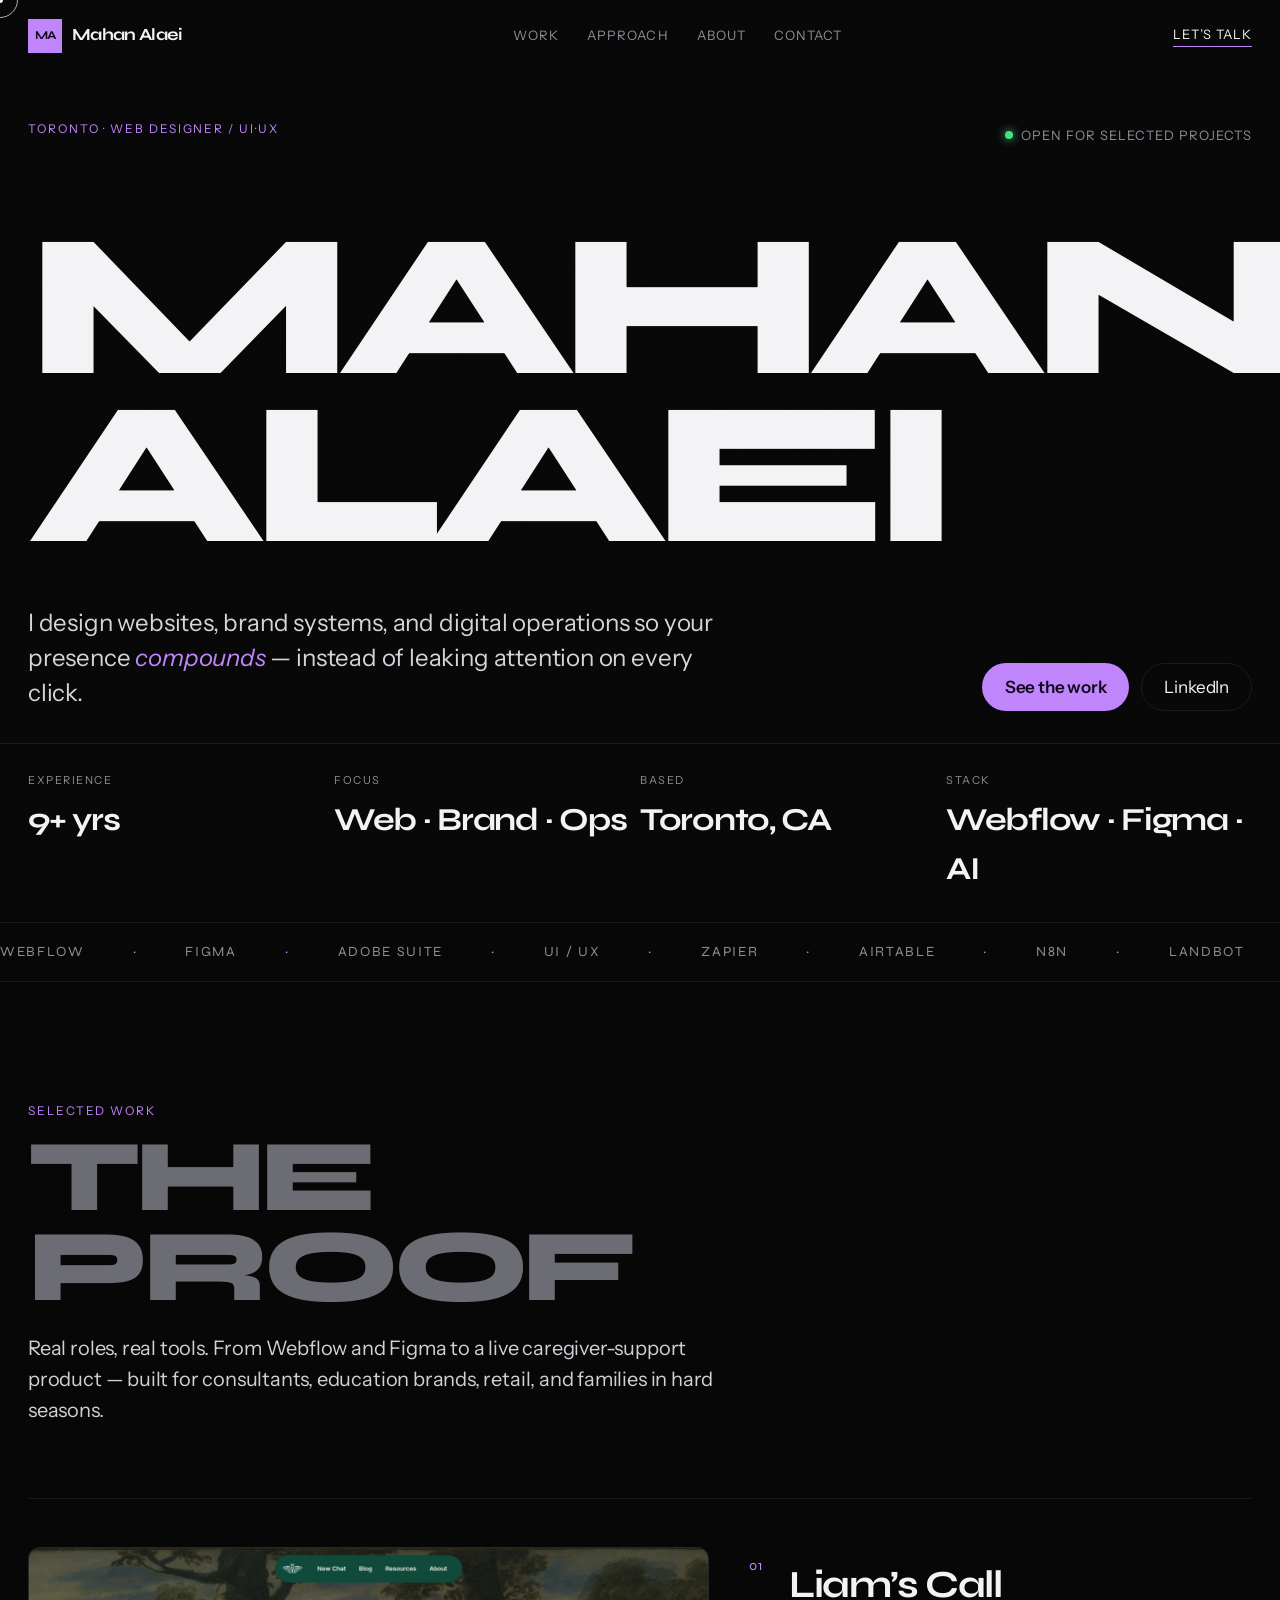
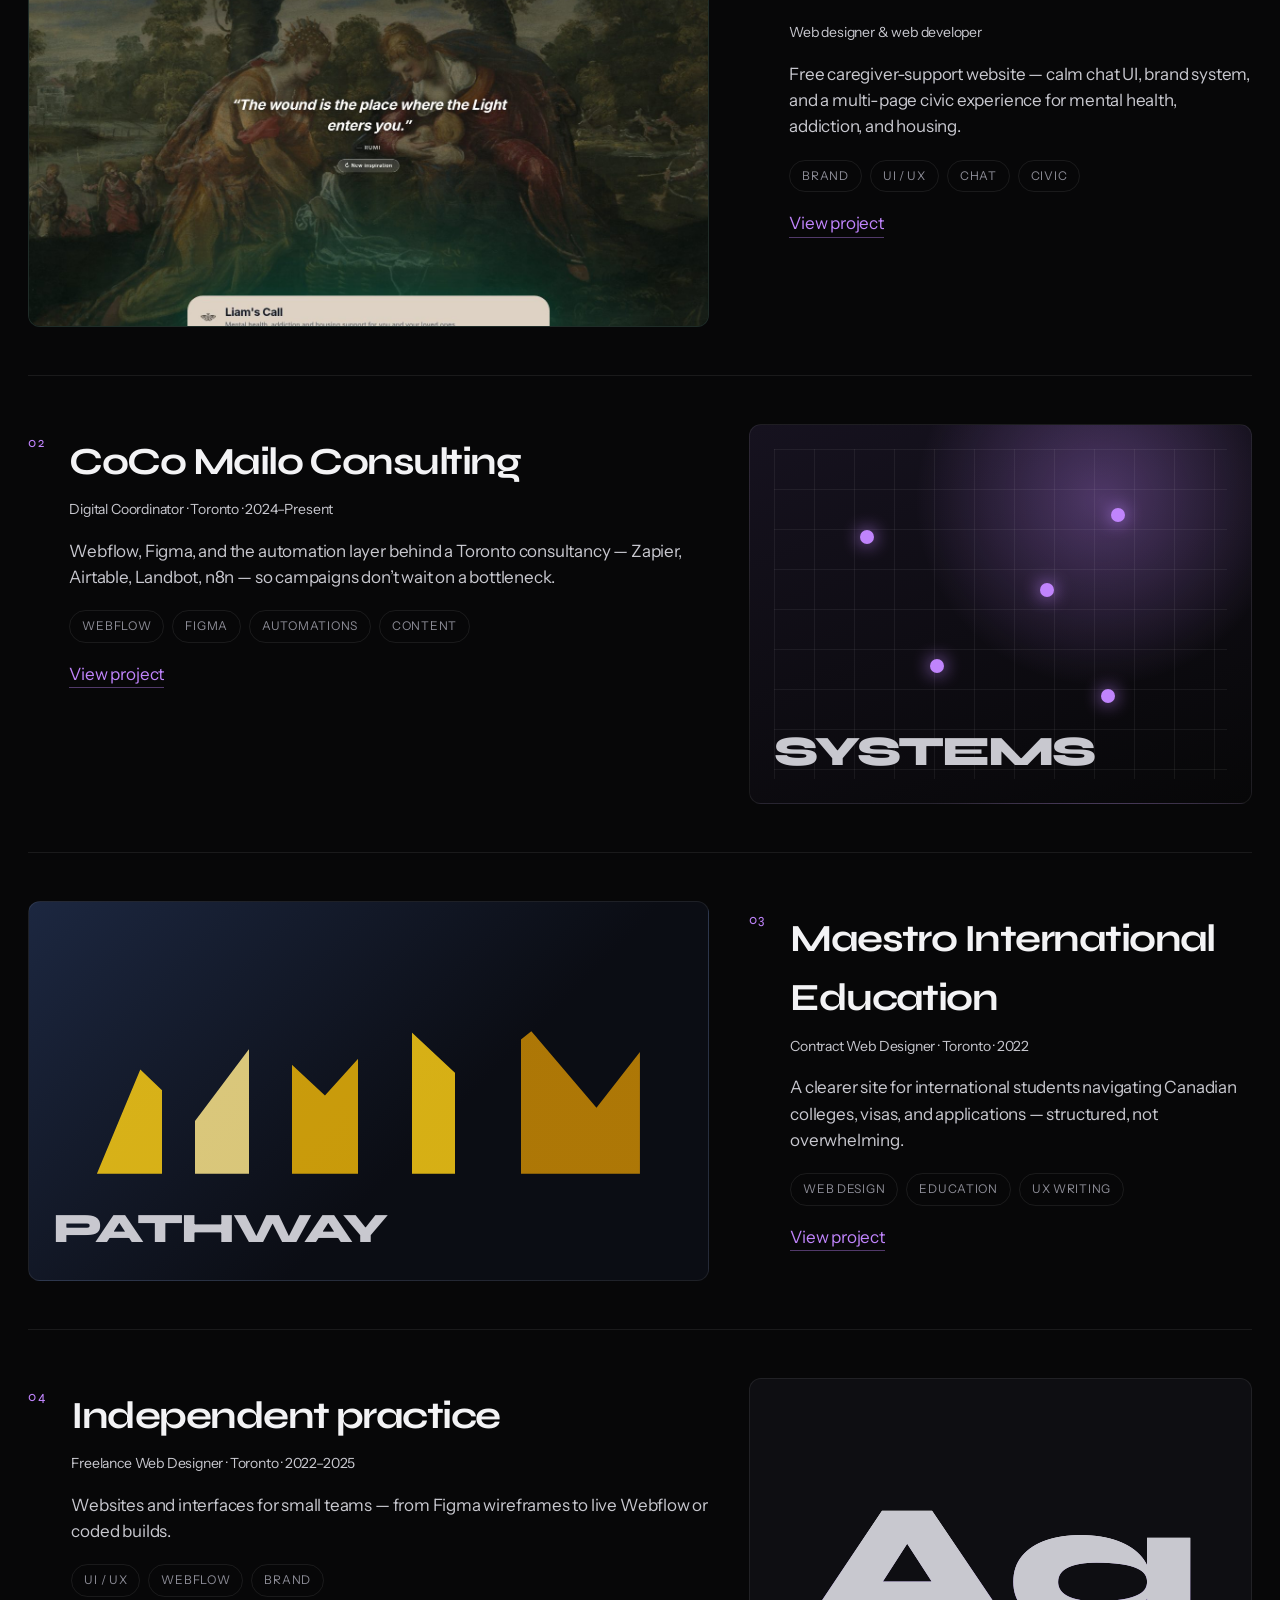
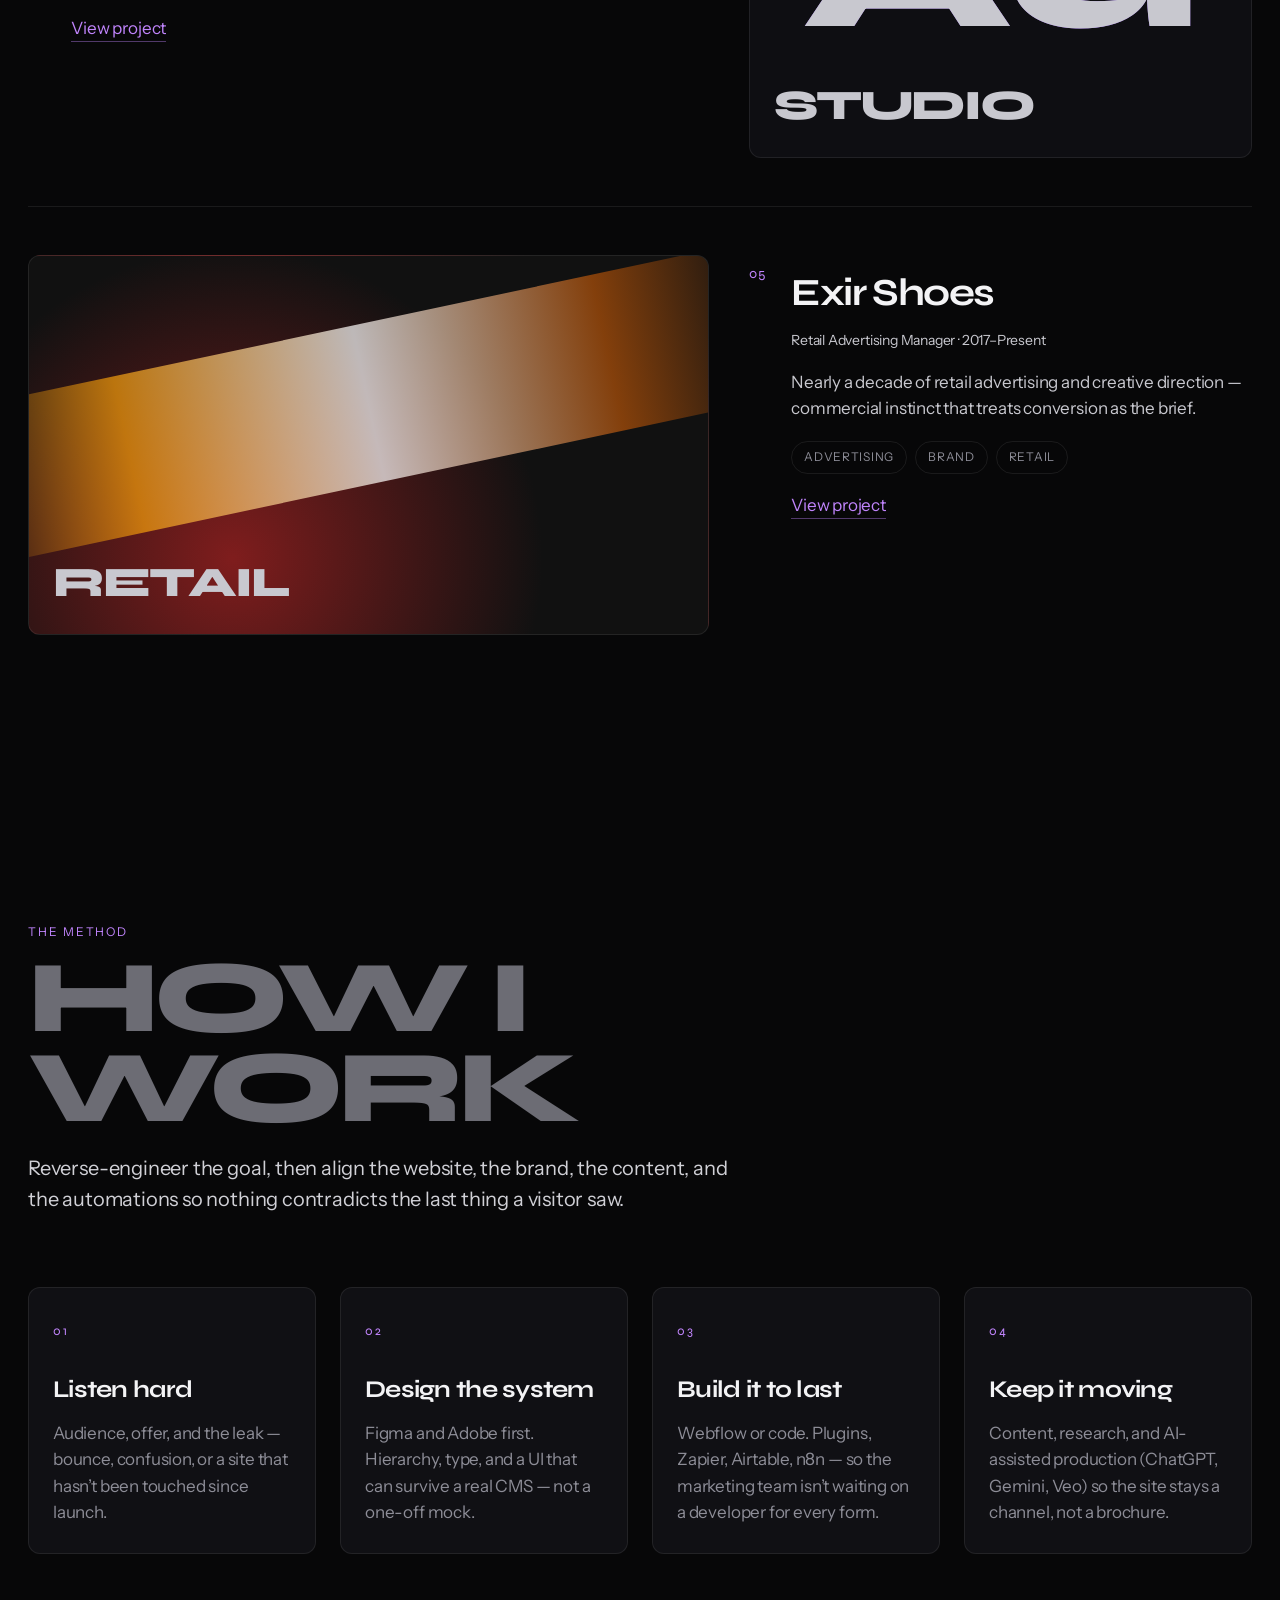
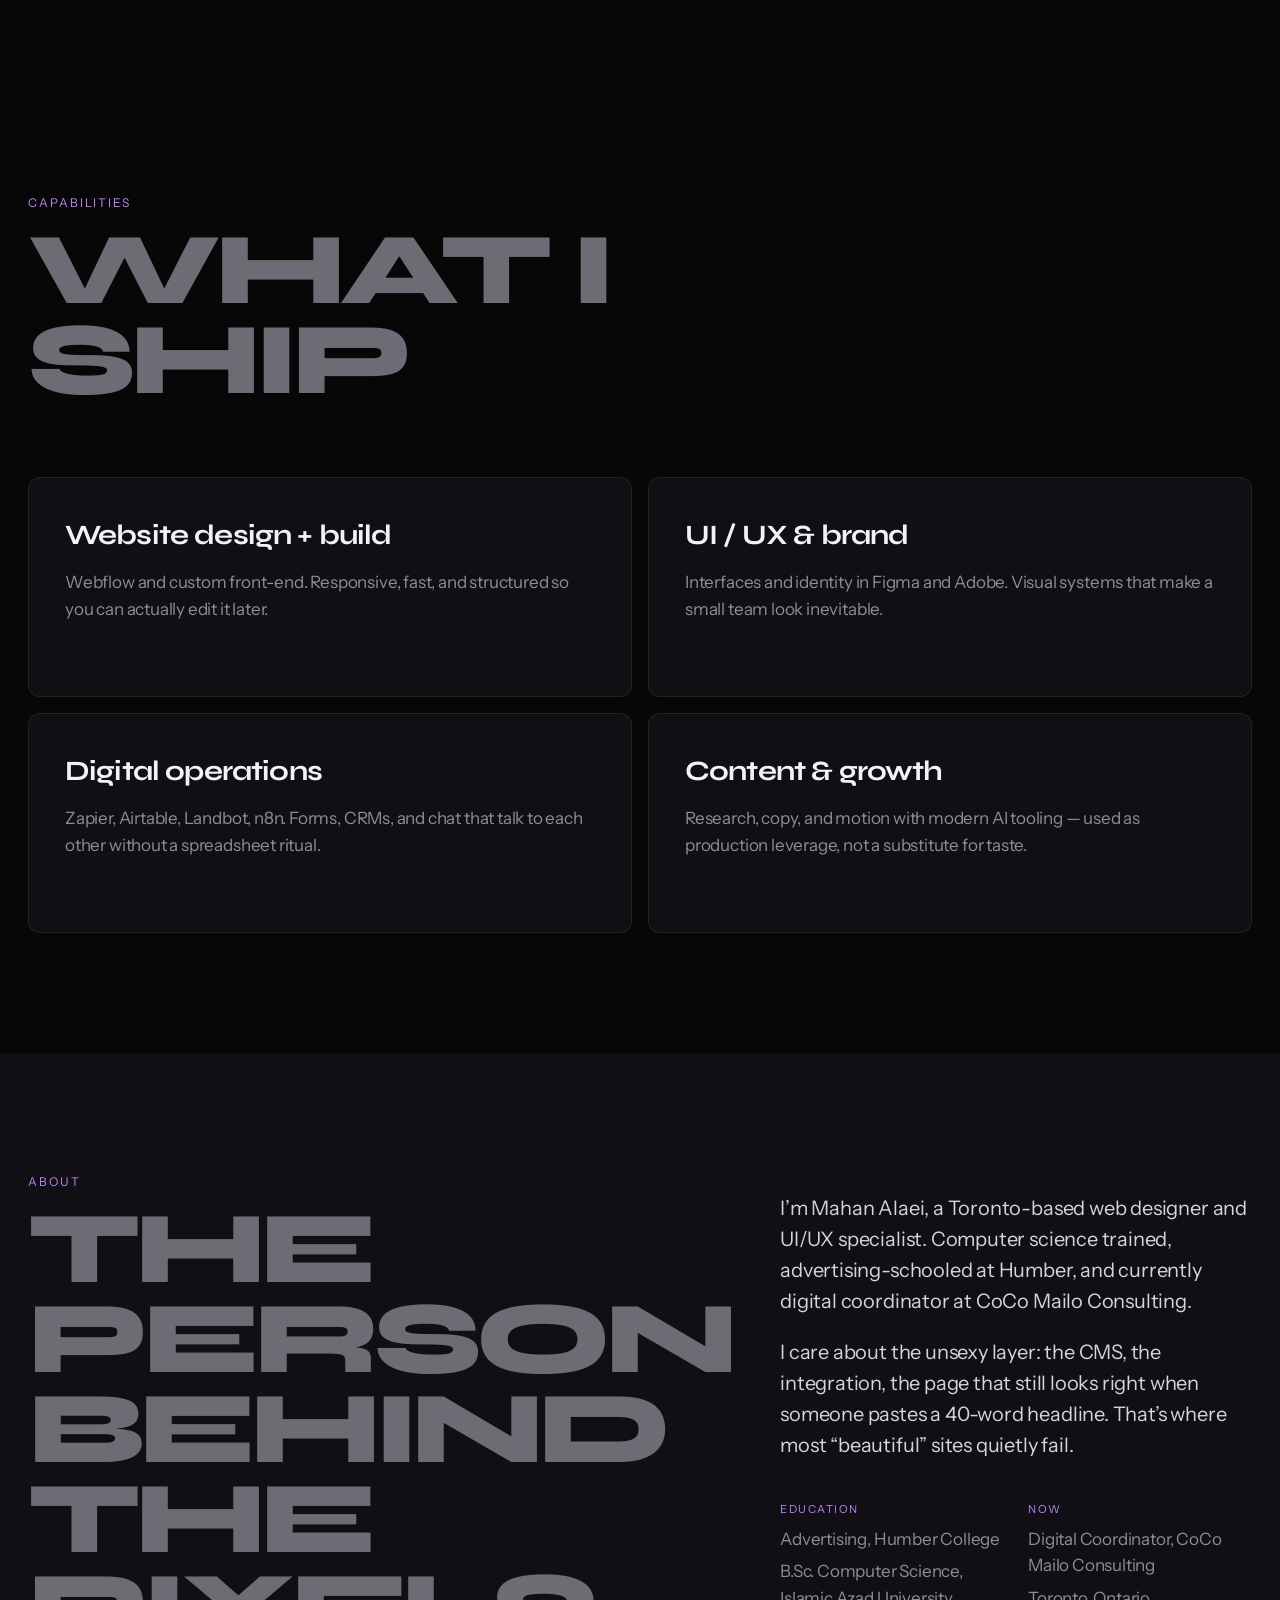
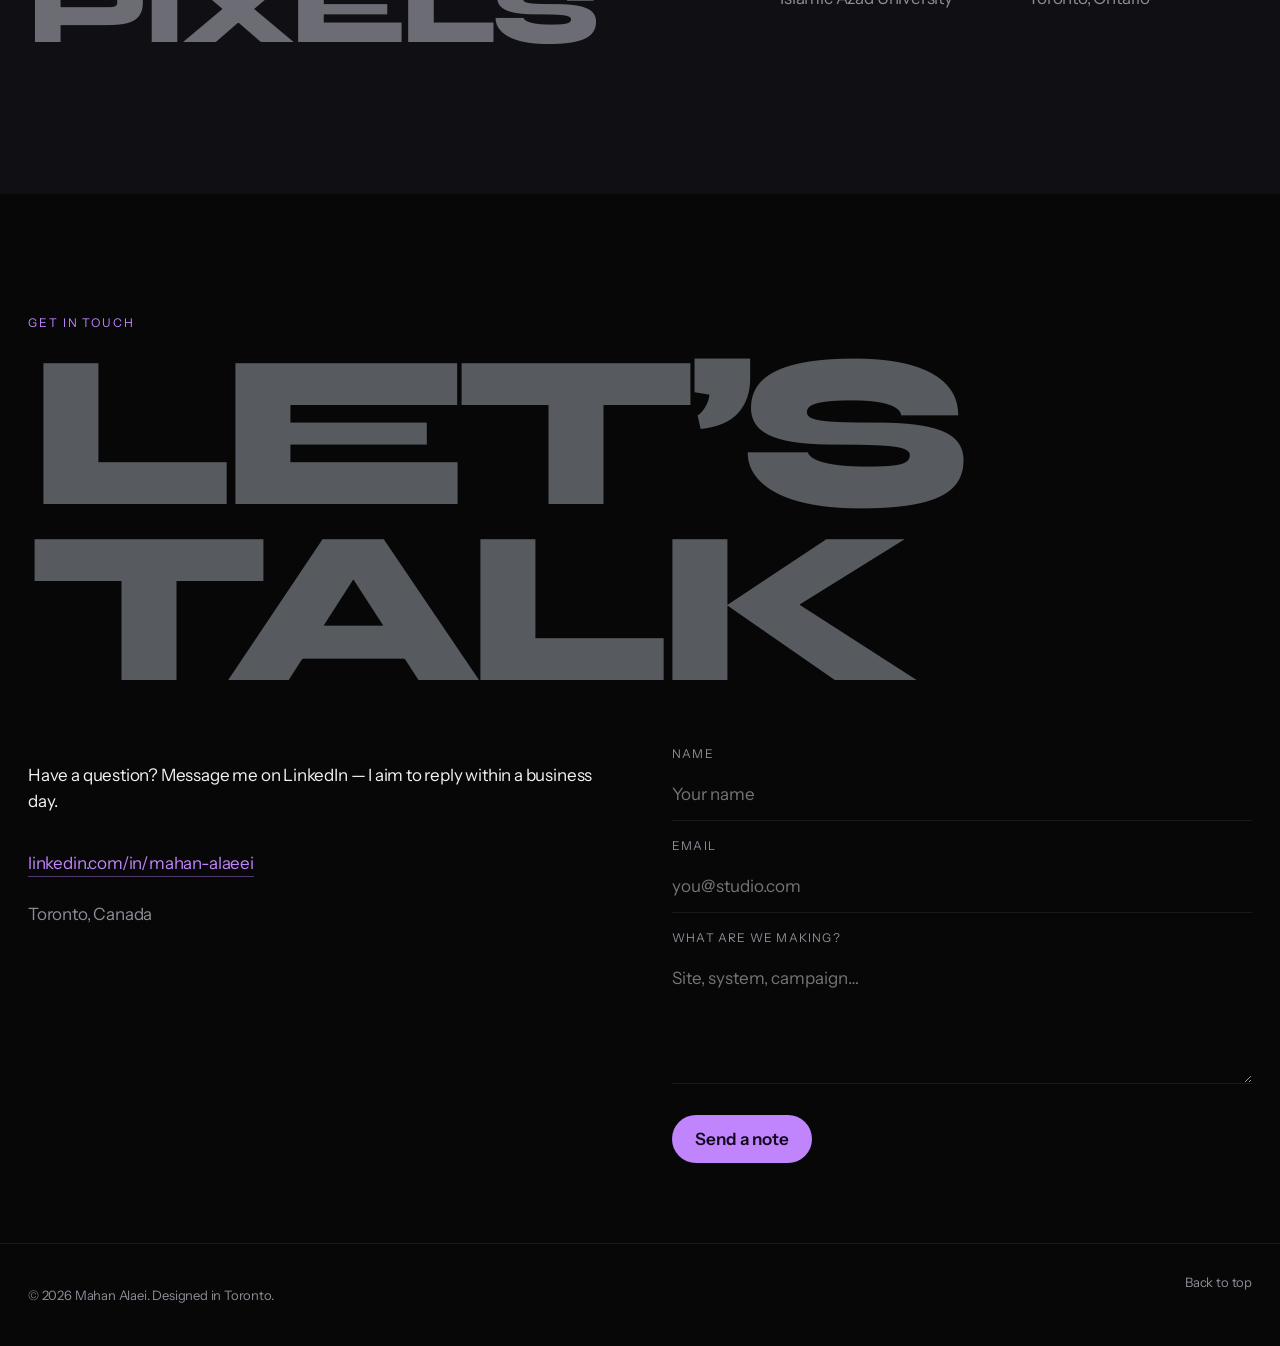
<file: index.html>
<!DOCTYPE html>
<html lang="en">
<head>
  <meta charset="UTF-8">
  <meta name="viewport" content="width=device-width, initial-scale=1.0">
  <title>Mahan Alaei — Web Designer & Digital Experience</title>
  <meta name="description" content="Toronto web designer and UI/UX specialist. Webflow, Figma, brand systems, and digital operations for teams who need their online presence to actually work.">
  <meta name="author" content="Mahan Alaei">
  <meta property="og:title" content="Mahan Alaei — Web Designer & Digital Experience">
  <meta property="og:description" content="Toronto-based web designer crafting digital experiences for an impactful online presence.">
  <meta property="og:type" content="website">
  <meta name="theme-color" content="#070708">
  <link rel="icon" href="data:image/svg+xml,%3Csvg xmlns='http://www.w3.org/2000/svg' viewBox='0 0 32 32'%3E%3Crect fill='%23070708' width='32' height='32'/%3E%3Ctext x='16' y='22' text-anchor='middle' font-family='Georgia' font-size='14' fill='%23c084fc'%3EMA%3C/text%3E%3C/svg%3E">
  <link rel="preconnect" href="https://fonts.googleapis.com">
  <link rel="preconnect" href="https://fonts.gstatic.com" crossorigin>
  <link href="https://fonts.googleapis.com/css2?family=Instrument+Sans:ital,wght@0,400;0,500;0,600;0,700;1,400&family=Syne:wght@500;600;700;800&display=swap" rel="stylesheet">
  <link rel="stylesheet" href="css/styles.css">
</head>
<body>
  <div class="cursor" aria-hidden="true"><span class="cursor__dot"></span><span class="cursor__ring"></span></div>
  <div class="noise" aria-hidden="true"></div>

  <a class="skip" href="#work">Skip to work</a>

  <header class="nav" data-nav>
    <a class="nav__logo" href="#top">
      <span class="nav__mark">MA</span>
      <span class="nav__name">Mahan Alaei</span>
    </a>
    <nav class="nav__links" aria-label="Primary">
      <a href="#work">Work</a>
      <a href="#approach">Approach</a>
      <a href="#about">About</a>
      <a href="#contact">Contact</a>
    </nav>
    <a class="nav__cta" href="#contact">Let’s talk</a>
    <button class="nav__menu" type="button" aria-label="Open menu" aria-expanded="false" data-menu-btn>
      <span></span><span></span>
    </button>
  </header>

  <div class="mobile-nav" data-mobile-nav hidden>
    <a href="#work">Work</a>
    <a href="#approach">Approach</a>
    <a href="#about">About</a>
    <a href="#contact">Contact</a>
  </div>

  <main id="top">
    <section class="hero">
      <div class="hero__meta reveal">
        <span class="eyebrow">Toronto · Web Designer / UI·UX</span>
        <span class="hero__avail"><i></i> Open for selected projects</span>
      </div>
      <h1 class="hero__title">
        <span class="hero__line reveal" data-delay="1">Mahan</span>
        <span class="hero__line reveal" data-delay="2">Alaei</span>
      </h1>
      <div class="hero__bottom">
        <p class="hero__lede reveal" data-delay="3">
          I design websites, brand systems, and digital operations so your presence
          <em>compounds</em> — instead of leaking attention on every click.
        </p>
        <div class="hero__actions reveal" data-delay="4">
          <a class="btn btn--primary" href="#work">See the work</a>
          <a class="btn btn--ghost" href="https://linkedin.com/in/mahan-alaeei" target="_blank" rel="noopener">LinkedIn</a>
        </div>
      </div>
      <dl class="hero__stats">
        <div class="reveal">
          <dt>Experience</dt>
          <dd>9+ yrs</dd>
        </div>
        <div class="reveal">
          <dt>Focus</dt>
          <dd>Web · Brand · Ops</dd>
        </div>
        <div class="reveal">
          <dt>Based</dt>
          <dd>Toronto, CA</dd>
        </div>
        <div class="reveal">
          <dt>Stack</dt>
          <dd>Webflow · Figma · AI</dd>
        </div>
      </dl>
    </section>

    <div class="marquee" aria-hidden="true">
      <div class="marquee__track">
        <span>Webflow</span><span>Figma</span><span>Adobe Suite</span><span>UI / UX</span><span>Zapier</span><span>Airtable</span><span>n8n</span><span>Landbot</span><span>Content systems</span><span>ChatGPT</span><span>Gemini</span><span>Veo</span><span>Brand design</span>
        <span>Webflow</span><span>Figma</span><span>Adobe Suite</span><span>UI / UX</span><span>Zapier</span><span>Airtable</span><span>n8n</span><span>Landbot</span><span>Content systems</span><span>ChatGPT</span><span>Gemini</span><span>Veo</span><span>Brand design</span>
      </div>
    </div>

    <section class="section work" id="work">
      <div class="section__head">
        <p class="eyebrow">Selected work</p>
        <h2 class="display">The proof</h2>
        <p class="section__intro">
          Real roles, real tools. From Webflow and Figma to a live caregiver-support product —
          built for consultants, education brands, retail, and families in hard seasons.
        </p>
      </div>

      <article class="project reveal">
        <a class="project__visual cover cover--shot" href="projects/liamscall/">
          <img src="projects/liamscall/home.jpg" alt="Liam’s Call chat home" width="1440" height="900" loading="lazy">
        </a>
        <div class="project__body">
          <span class="project__index">01</span>
          <div>
            <h3><a href="projects/liamscall/">Liam’s Call</a></h3>
            <p class="project__role">Web designer &amp; web developer</p>
            <p>
              Free caregiver-support website — calm chat UI, brand system, and a multi-page
              civic experience for mental health, addiction, and housing.
            </p>
            <ul class="tags">
              <li>Brand</li><li>UI / UX</li><li>Chat</li><li>Civic</li>
            </ul>
            <a class="text-link" href="projects/liamscall/">View project</a>
          </div>
        </div>
      </article>

      <article class="project project--flip reveal">
        <a class="project__visual cover cover--coco" href="projects/coco-mailo/" aria-label="CoCo Mailo Consulting">
          <div class="cover__grid"></div>
          <div class="cover__nodes">
            <span></span><span></span><span></span><span></span><span></span>
          </div>
          <p class="cover__word">Systems</p>
        </a>
        <div class="project__body">
          <span class="project__index">02</span>
          <div>
            <h3><a href="projects/coco-mailo/">CoCo Mailo Consulting</a></h3>
            <p class="project__role">Digital Coordinator · Toronto · 2024–Present</p>
            <p>
              Webflow, Figma, and the automation layer behind a Toronto consultancy —
              Zapier, Airtable, Landbot, n8n — so campaigns don’t wait on a bottleneck.
            </p>
            <ul class="tags">
              <li>Webflow</li><li>Figma</li><li>Automations</li><li>Content</li>
            </ul>
            <a class="text-link" href="projects/coco-mailo/">View project</a>
          </div>
        </div>
      </article>

      <article class="project reveal">
        <a class="project__visual cover cover--maestro" href="projects/maestro/" aria-label="Maestro International Education">
          <div class="cover__bars"></div>
          <p class="cover__word">Pathway</p>
        </a>
        <div class="project__body">
          <span class="project__index">03</span>
          <div>
            <h3><a href="projects/maestro/">Maestro International Education</a></h3>
            <p class="project__role">Contract Web Designer · Toronto · 2022</p>
            <p>
              A clearer site for international students navigating Canadian colleges,
              visas, and applications — structured, not overwhelming.
            </p>
            <ul class="tags">
              <li>Web design</li><li>Education</li><li>UX writing</li>
            </ul>
            <a class="text-link" href="projects/maestro/">View project</a>
          </div>
        </div>
      </article>

      <article class="project project--flip reveal">
        <a class="project__visual cover cover--indie" href="projects/independent/" aria-label="Independent practice">
          <p class="cover__type">Aa</p>
          <p class="cover__word">Studio</p>
        </a>
        <div class="project__body">
          <span class="project__index">04</span>
          <div>
            <h3><a href="projects/independent/">Independent practice</a></h3>
            <p class="project__role">Freelance Web Designer · Toronto · 2022–2025</p>
            <p>
              Websites and interfaces for small teams — from Figma wireframes to live
              Webflow or coded builds.
            </p>
            <ul class="tags">
              <li>UI / UX</li><li>Webflow</li><li>Brand</li>
            </ul>
            <a class="text-link" href="projects/independent/">View project</a>
          </div>
        </div>
      </article>

      <article class="project reveal">
        <a class="project__visual cover cover--exir" href="projects/exir/" aria-label="Exir Shoes">
          <div class="cover__stripe"></div>
          <p class="cover__word">Retail</p>
        </a>
        <div class="project__body">
          <span class="project__index">05</span>
          <div>
            <h3><a href="projects/exir/">Exir Shoes</a></h3>
            <p class="project__role">Retail Advertising Manager · 2017–Present</p>
            <p>
              Nearly a decade of retail advertising and creative direction —
              commercial instinct that treats conversion as the brief.
            </p>
            <ul class="tags">
              <li>Advertising</li><li>Brand</li><li>Retail</li>
            </ul>
            <a class="text-link" href="projects/exir/">View project</a>
          </div>
        </div>
      </article>

    </section>

    <section class="section approach" id="approach">
      <div class="section__head">
        <p class="eyebrow">The method</p>
        <h2 class="display">How I work</h2>
        <p class="section__intro">
          Reverse-engineer the goal, then align the website, the brand, the content, and the
          automations so nothing contradicts the last thing a visitor saw.
        </p>
      </div>
      <ol class="steps">
        <li class="reveal">
          <span>01</span>
          <h3>Listen hard</h3>
          <p>Audience, offer, and the leak — bounce, confusion, or a site that hasn’t been touched since launch.</p>
        </li>
        <li class="reveal">
          <span>02</span>
          <h3>Design the system</h3>
          <p>Figma and Adobe first. Hierarchy, type, and a UI that can survive a real CMS — not a one-off mock.</p>
        </li>
        <li class="reveal">
          <span>03</span>
          <h3>Build it to last</h3>
          <p>Webflow or code. Plugins, Zapier, Airtable, n8n — so the marketing team isn’t waiting on a developer for every form.</p>
        </li>
        <li class="reveal">
          <span>04</span>
          <h3>Keep it moving</h3>
          <p>Content, research, and AI-assisted production (ChatGPT, Gemini, Veo) so the site stays a channel, not a brochure.</p>
        </li>
      </ol>
    </section>

    <section class="section services">
      <div class="section__head">
        <p class="eyebrow">Capabilities</p>
        <h2 class="display">What I ship</h2>
      </div>
      <div class="cards">
        <article class="card reveal">
          <h3>Website design + build</h3>
          <p>Webflow and custom front-end. Responsive, fast, and structured so you can actually edit it later.</p>
        </article>
        <article class="card reveal">
          <h3>UI / UX &amp; brand</h3>
          <p>Interfaces and identity in Figma and Adobe. Visual systems that make a small team look inevitable.</p>
        </article>
        <article class="card reveal">
          <h3>Digital operations</h3>
          <p>Zapier, Airtable, Landbot, n8n. Forms, CRMs, and chat that talk to each other without a spreadsheet ritual.</p>
        </article>
        <article class="card reveal">
          <h3>Content &amp; growth</h3>
          <p>Research, copy, and motion with modern AI tooling — used as production leverage, not a substitute for taste.</p>
        </article>
      </div>
    </section>

    <section class="section about" id="about">
      <div class="about__grid">
        <div>
          <p class="eyebrow">About</p>
          <h2 class="display">The person<br>behind the pixels</h2>
        </div>
        <div class="about__copy reveal">
          <p>
            I’m Mahan Alaei, a Toronto-based web designer and UI/UX specialist.
            Computer science trained, advertising-schooled at Humber, and currently
            digital coordinator at CoCo Mailo Consulting.
          </p>
          <p>
            I care about the unsexy layer: the CMS, the integration, the page that
            still looks right when someone pastes a 40-word headline. That’s where
            most “beautiful” sites quietly fail.
          </p>
          <dl class="about__facts">
            <div>
              <dt>Education</dt>
              <dd>Advertising, Humber College</dd>
              <dd>B.Sc. Computer Science, Islamic Azad University</dd>
            </div>
            <div>
              <dt>Now</dt>
              <dd>Digital Coordinator, CoCo Mailo Consulting</dd>
              <dd>Toronto, Ontario</dd>
            </div>
          </dl>
        </div>
      </div>
    </section>

    <section class="section contact" id="contact">
      <p class="eyebrow">Get in touch</p>
      <a class="contact__mega" href="https://linkedin.com/in/mahan-alaeei" target="_blank" rel="noopener">
        Let’s<br>talk
      </a>
      <div class="contact__row">
        <div>
          <p>Have a question? Message me on LinkedIn — I aim to reply within a business day.</p>
          <a class="text-link" href="https://linkedin.com/in/mahan-alaeei" target="_blank" rel="noopener">linkedin.com/in/mahan-alaeei</a>
          <p class="contact__city">Toronto, Canada</p>
        </div>
        <form class="form" data-form>
          <label>
            <span>Name</span>
            <input type="text" name="name" required autocomplete="name" placeholder="Your name">
          </label>
          <label>
            <span>Email</span>
            <input type="email" name="email" required autocomplete="email" placeholder="you@studio.com">
          </label>
          <label>
            <span>What are we making?</span>
            <textarea name="message" rows="4" required placeholder="Site, system, campaign…"></textarea>
          </label>
          <button class="btn btn--primary" type="submit">Send a note</button>
          <p class="form__status" data-form-status hidden></p>
        </form>
      </div>
    </section>
  </main>

  <footer class="footer">
    <p>© <span data-year></span> Mahan Alaei. Designed in Toronto.</p>
    <a href="#top">Back to top</a>
  </footer>

  <script src="js/main.js"></script>
</body>
</html>
</file>
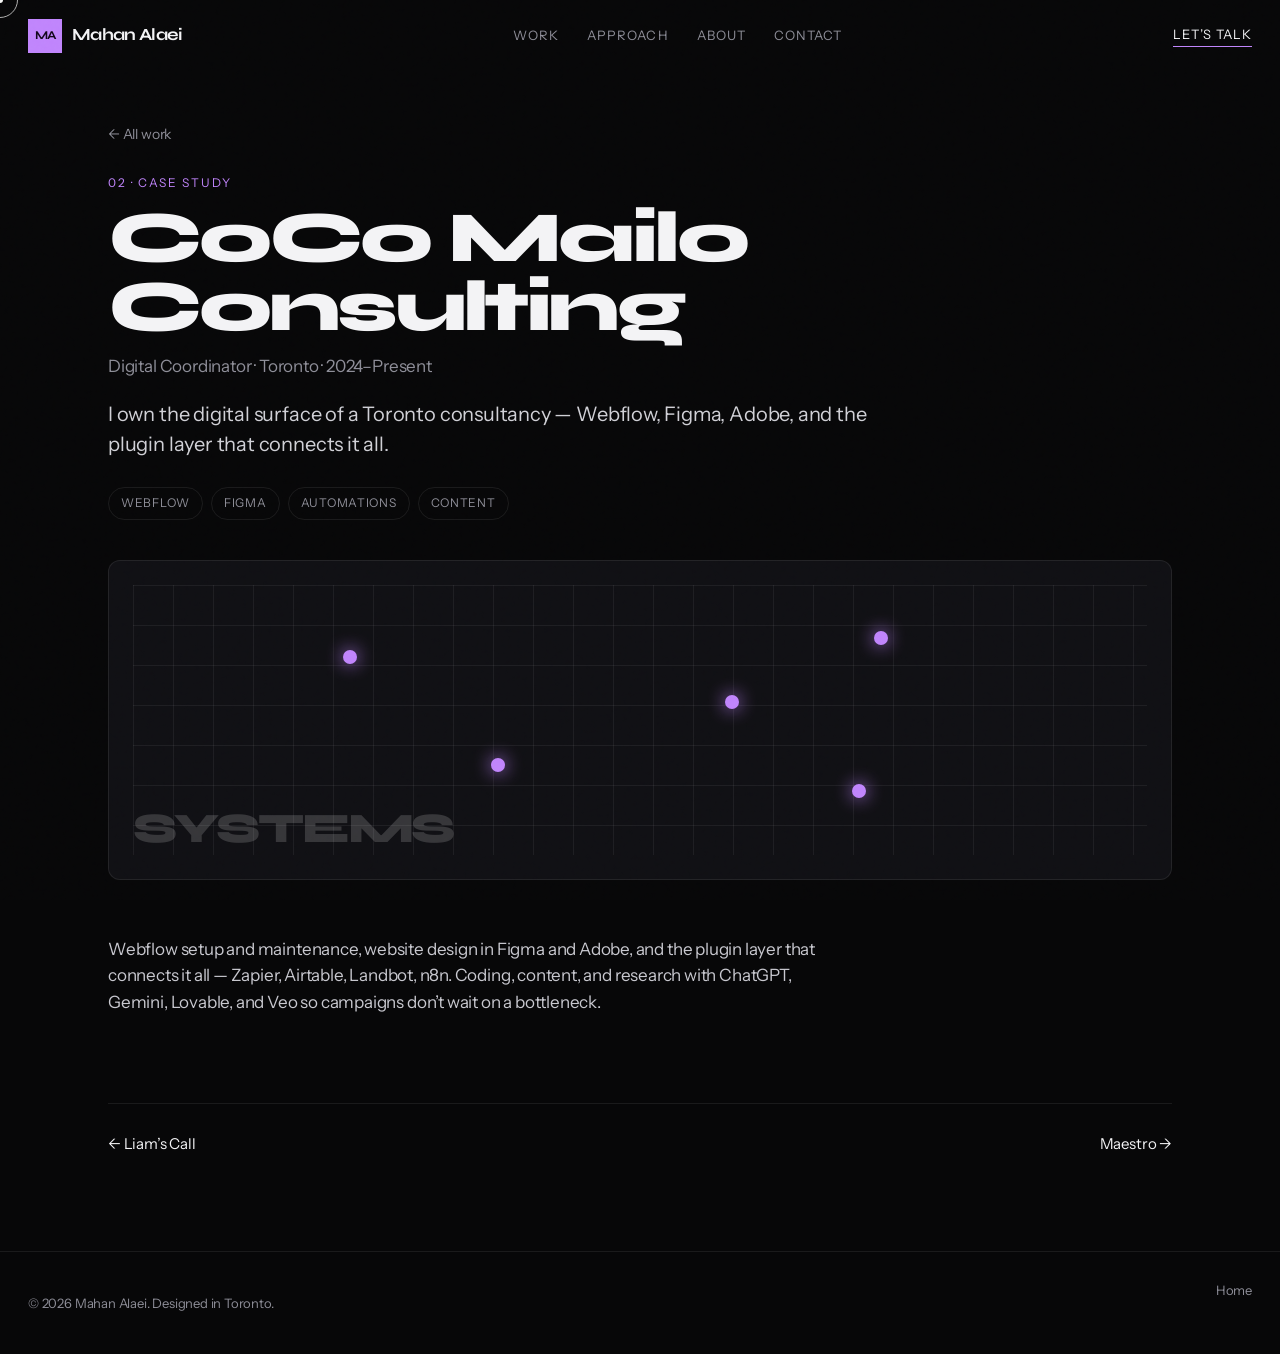
<file: projects/coco-mailo/index.html>
<!DOCTYPE html>
<html lang="en">
<head>
  <meta charset="UTF-8">
  <meta name="viewport" content="width=device-width, initial-scale=1.0">
  <title>CoCo Mailo Consulting — Mahan Alaei</title>
  <meta name="description" content="I own the digital surface of a Toronto consultancy — Webflow, Figma, Adobe, and the plugin layer that connects it all.">
  <meta name="theme-color" content="#070708">
  <link rel="icon" href="data:image/svg+xml,%3Csvg xmlns='http://www.w3.org/2000/svg' viewBox='0 0 32 32'%3E%3Crect fill='%23070708' width='32' height='32'/%3E%3Ctext x='16' y='22' text-anchor='middle' font-family='Georgia' font-size='14' fill='%23c084fc'%3EMA%3C/text%3E%3C/svg%3E">
  <link rel="preconnect" href="https://fonts.googleapis.com">
  <link rel="preconnect" href="https://fonts.gstatic.com" crossorigin>
  <link href="https://fonts.googleapis.com/css2?family=Instrument+Sans:ital,wght@0,400;0,500;0,600;0,700;1,400&family=Syne:wght@500;600;700;800&display=swap" rel="stylesheet">
  <link rel="stylesheet" href="/css/styles.css">
</head>
<body>
  <div class="cursor" aria-hidden="true"><span class="cursor__dot"></span><span class="cursor__ring"></span></div>
  <div class="noise" aria-hidden="true"></div>
  <a class="skip" href="#case">Skip to project</a>
  <header class="nav" data-nav>
    <a class="nav__logo" href="/">
      <span class="nav__mark">MA</span>
      <span class="nav__name">Mahan Alaei</span>
    </a>
    <nav class="nav__links" aria-label="Primary">
      <a href="/#work">Work</a>
      <a href="/#approach">Approach</a>
      <a href="/#about">About</a>
      <a href="/#contact">Contact</a>
    </nav>
    <a class="nav__cta" href="/#contact">Let’s talk</a>
    <button class="nav__menu" type="button" aria-label="Open menu" aria-expanded="false" data-menu-btn>
      <span></span><span></span>
    </button>
  </header>
  <div class="mobile-nav" data-mobile-nav hidden>
    <a href="/#work">Work</a>
    <a href="/#approach">Approach</a>
    <a href="/#about">About</a>
    <a href="/#contact">Contact</a>
  </div>
  <main class="case" id="case">
    <div class="case__top">
      <a class="case__back" href="/#work">← All work</a>
      <p class="eyebrow">02 · Case study</p>
      <h1 class="case__title">CoCo Mailo Consulting</h1>
      <p class="case__role">Digital Coordinator · Toronto · 2024–Present</p>
      <p class="case__lede">I own the digital surface of a Toronto consultancy — Webflow, Figma, Adobe, and the plugin layer that connects it all.</p>
      <div class="case__meta">
        
        <ul class="tags"><li>Webflow</li><li>Figma</li><li>Automations</li><li>Content</li></ul>
      </div>
    </div>
    <div class="case__hero cover cover--coco case__hero--abstract">
      <div class="cover__grid"></div>
      <div class="cover__nodes"><span></span><span></span><span></span><span></span><span></span></div>
      <p class="cover__word">Systems</p>
    </div>
    <div class="case__grid case__grid--solo">
      <div class="case__copy">
        <p>Webflow setup and maintenance, website design in Figma and Adobe, and the plugin layer that connects it all — Zapier, Airtable, Landbot, n8n. Coding, content, and research with ChatGPT, Gemini, Lovable, and Veo so campaigns don’t wait on a bottleneck.</p>
      </div>
    </div>
    <div class="case__next">
      <a href="/projects/liamscall/">← Liam’s Call</a>
      <a href="/projects/maestro/">Maestro →</a>
    </div>
  </main>
  <footer class="footer">
    <p>© <span data-year></span> Mahan Alaei. Designed in Toronto.</p>
    <a href="/">Home</a>
  </footer>
  <script src="/js/main.js"></script>
</body>
</html>
</file>
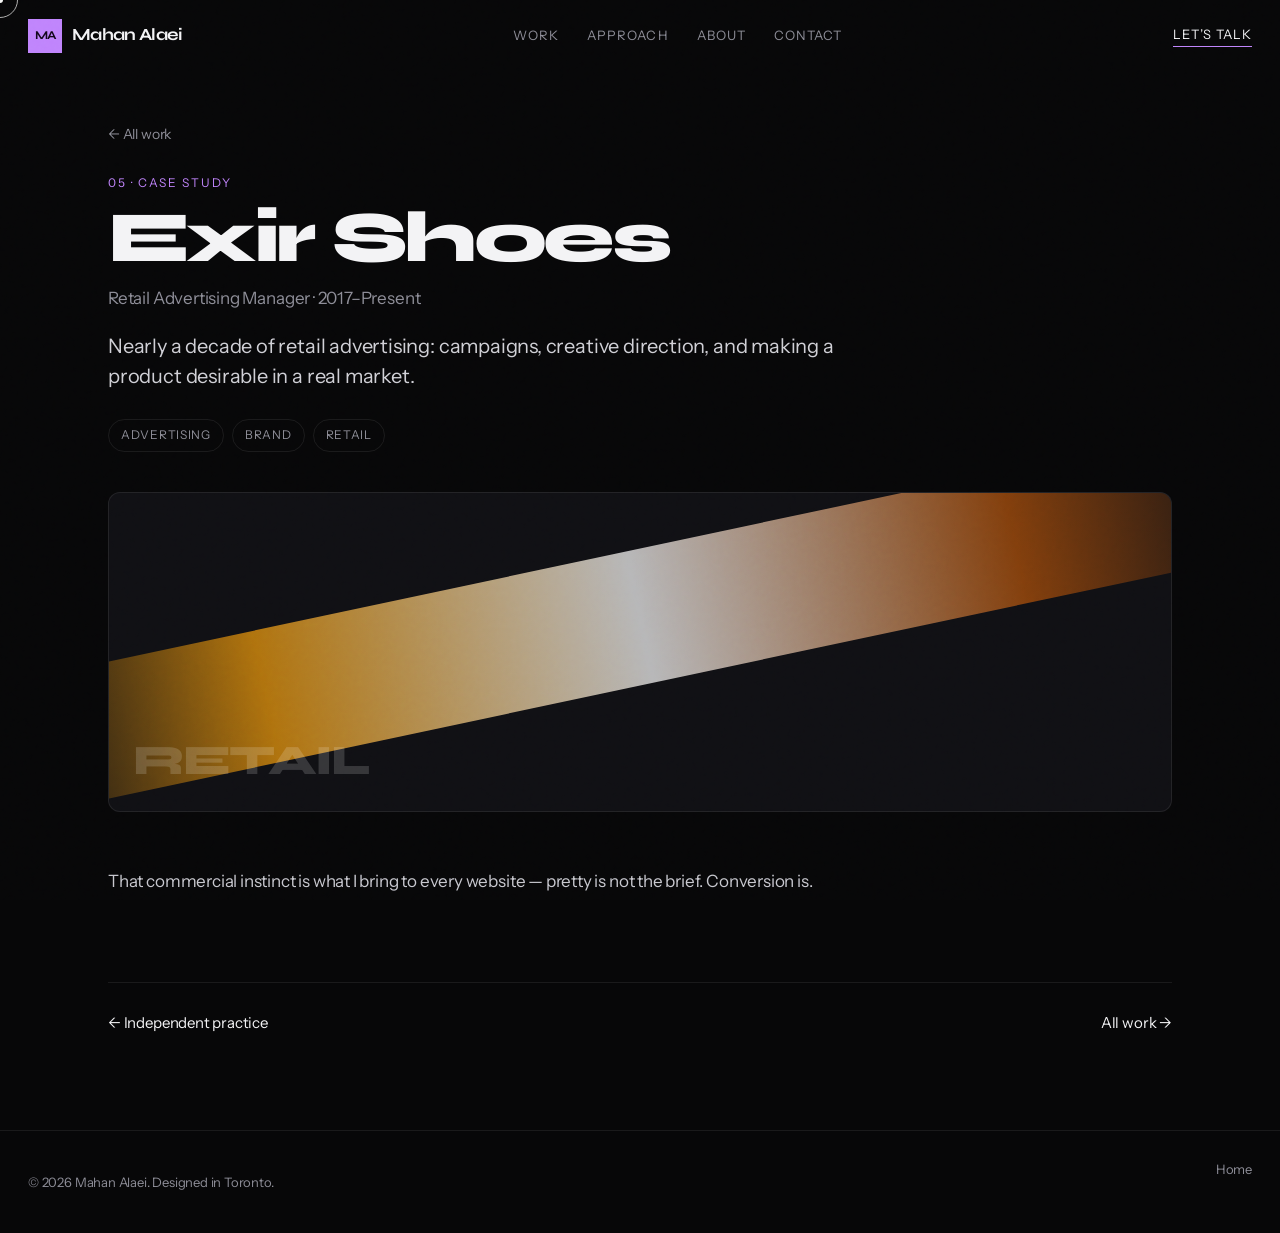
<file: projects/exir/index.html>
<!DOCTYPE html>
<html lang="en">
<head>
  <meta charset="UTF-8">
  <meta name="viewport" content="width=device-width, initial-scale=1.0">
  <title>Exir Shoes — Mahan Alaei</title>
  <meta name="description" content="Nearly a decade of retail advertising: campaigns, creative direction, and making a product desirable in a real market.">
  <meta name="theme-color" content="#070708">
  <link rel="icon" href="data:image/svg+xml,%3Csvg xmlns='http://www.w3.org/2000/svg' viewBox='0 0 32 32'%3E%3Crect fill='%23070708' width='32' height='32'/%3E%3Ctext x='16' y='22' text-anchor='middle' font-family='Georgia' font-size='14' fill='%23c084fc'%3EMA%3C/text%3E%3C/svg%3E">
  <link rel="preconnect" href="https://fonts.googleapis.com">
  <link rel="preconnect" href="https://fonts.gstatic.com" crossorigin>
  <link href="https://fonts.googleapis.com/css2?family=Instrument+Sans:ital,wght@0,400;0,500;0,600;0,700;1,400&family=Syne:wght@500;600;700;800&display=swap" rel="stylesheet">
  <link rel="stylesheet" href="/css/styles.css">
</head>
<body>
  <div class="cursor" aria-hidden="true"><span class="cursor__dot"></span><span class="cursor__ring"></span></div>
  <div class="noise" aria-hidden="true"></div>
  <a class="skip" href="#case">Skip to project</a>
  <header class="nav" data-nav>
    <a class="nav__logo" href="/">
      <span class="nav__mark">MA</span>
      <span class="nav__name">Mahan Alaei</span>
    </a>
    <nav class="nav__links" aria-label="Primary">
      <a href="/#work">Work</a>
      <a href="/#approach">Approach</a>
      <a href="/#about">About</a>
      <a href="/#contact">Contact</a>
    </nav>
    <a class="nav__cta" href="/#contact">Let’s talk</a>
    <button class="nav__menu" type="button" aria-label="Open menu" aria-expanded="false" data-menu-btn>
      <span></span><span></span>
    </button>
  </header>
  <div class="mobile-nav" data-mobile-nav hidden>
    <a href="/#work">Work</a>
    <a href="/#approach">Approach</a>
    <a href="/#about">About</a>
    <a href="/#contact">Contact</a>
  </div>
  <main class="case" id="case">
    <div class="case__top">
      <a class="case__back" href="/#work">← All work</a>
      <p class="eyebrow">05 · Case study</p>
      <h1 class="case__title">Exir Shoes</h1>
      <p class="case__role">Retail Advertising Manager · 2017–Present</p>
      <p class="case__lede">Nearly a decade of retail advertising: campaigns, creative direction, and making a product desirable in a real market.</p>
      <div class="case__meta">
        
        <ul class="tags"><li>Advertising</li><li>Brand</li><li>Retail</li></ul>
      </div>
    </div>
    <div class="case__hero cover cover--exir case__hero--abstract">
      <div class="cover__stripe"></div>
      <p class="cover__word">Retail</p>
    </div>
    <div class="case__grid case__grid--solo">
      <div class="case__copy">
        <p>That commercial instinct is what I bring to every website — pretty is not the brief. Conversion is.</p>
      </div>
    </div>
    <div class="case__next">
      <a href="/projects/independent/">← Independent practice</a>
      <a href="/#work">All work →</a>
    </div>
  </main>
  <footer class="footer">
    <p>© <span data-year></span> Mahan Alaei. Designed in Toronto.</p>
    <a href="/">Home</a>
  </footer>
  <script src="/js/main.js"></script>
</body>
</html>
</file>
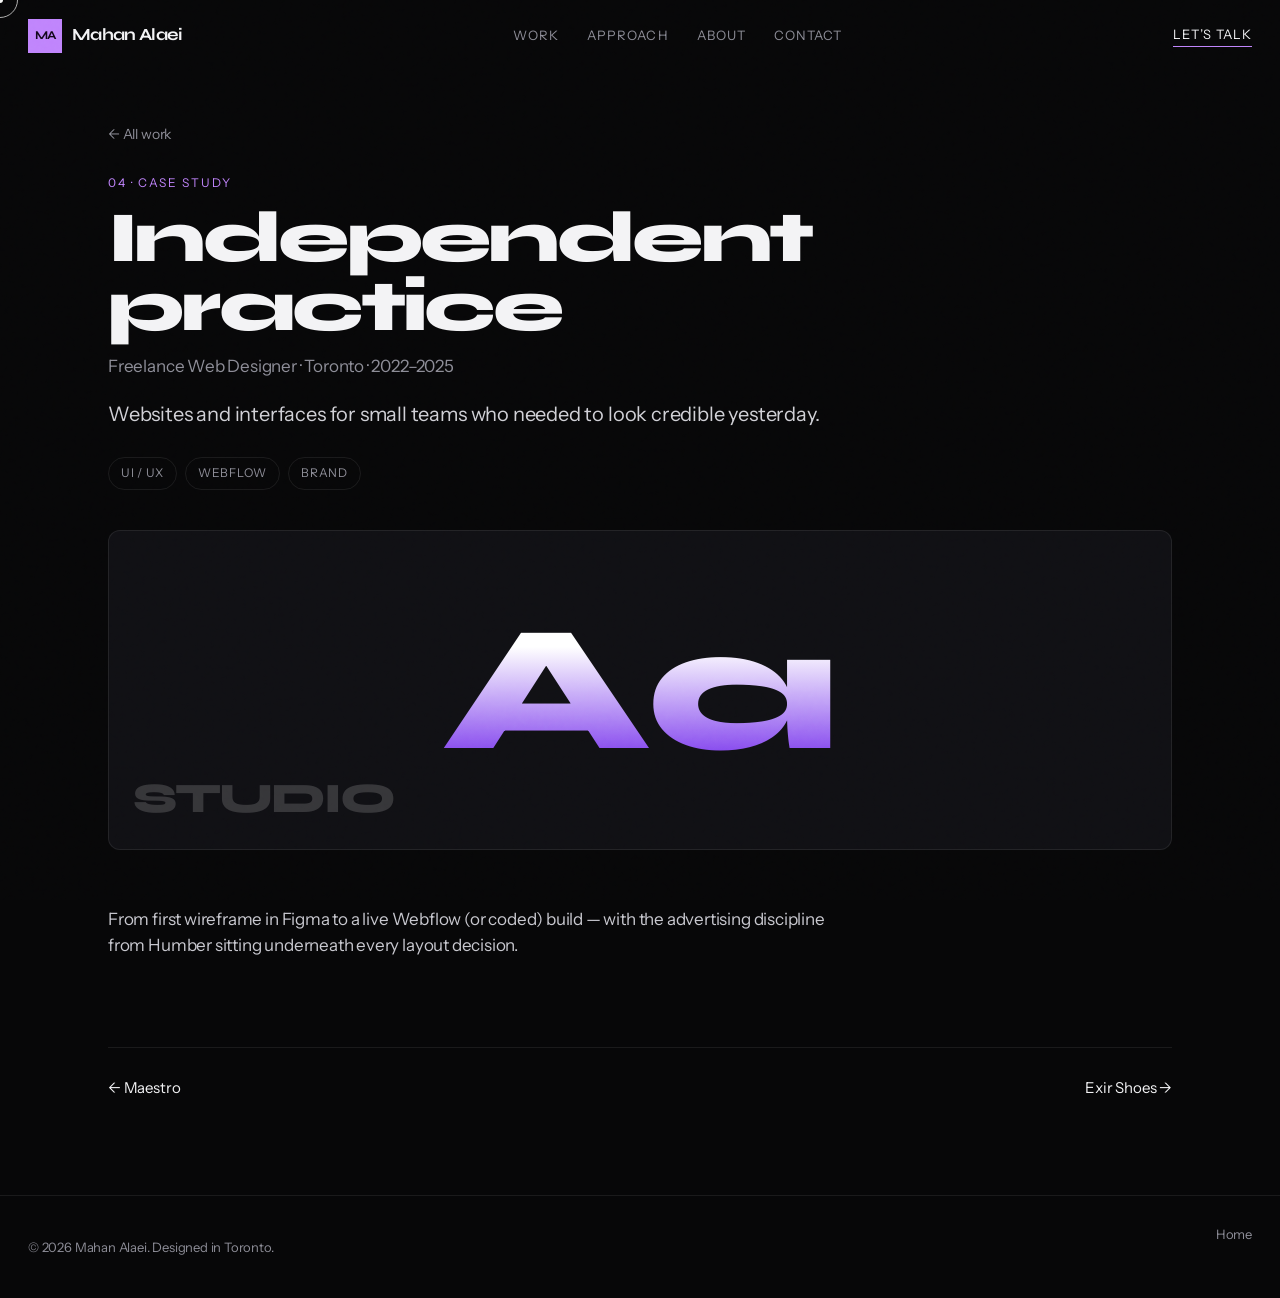
<file: projects/independent/index.html>
<!DOCTYPE html>
<html lang="en">
<head>
  <meta charset="UTF-8">
  <meta name="viewport" content="width=device-width, initial-scale=1.0">
  <title>Independent practice — Mahan Alaei</title>
  <meta name="description" content="Websites and interfaces for small teams who needed to look credible yesterday.">
  <meta name="theme-color" content="#070708">
  <link rel="icon" href="data:image/svg+xml,%3Csvg xmlns='http://www.w3.org/2000/svg' viewBox='0 0 32 32'%3E%3Crect fill='%23070708' width='32' height='32'/%3E%3Ctext x='16' y='22' text-anchor='middle' font-family='Georgia' font-size='14' fill='%23c084fc'%3EMA%3C/text%3E%3C/svg%3E">
  <link rel="preconnect" href="https://fonts.googleapis.com">
  <link rel="preconnect" href="https://fonts.gstatic.com" crossorigin>
  <link href="https://fonts.googleapis.com/css2?family=Instrument+Sans:ital,wght@0,400;0,500;0,600;0,700;1,400&family=Syne:wght@500;600;700;800&display=swap" rel="stylesheet">
  <link rel="stylesheet" href="/css/styles.css">
</head>
<body>
  <div class="cursor" aria-hidden="true"><span class="cursor__dot"></span><span class="cursor__ring"></span></div>
  <div class="noise" aria-hidden="true"></div>
  <a class="skip" href="#case">Skip to project</a>
  <header class="nav" data-nav>
    <a class="nav__logo" href="/">
      <span class="nav__mark">MA</span>
      <span class="nav__name">Mahan Alaei</span>
    </a>
    <nav class="nav__links" aria-label="Primary">
      <a href="/#work">Work</a>
      <a href="/#approach">Approach</a>
      <a href="/#about">About</a>
      <a href="/#contact">Contact</a>
    </nav>
    <a class="nav__cta" href="/#contact">Let’s talk</a>
    <button class="nav__menu" type="button" aria-label="Open menu" aria-expanded="false" data-menu-btn>
      <span></span><span></span>
    </button>
  </header>
  <div class="mobile-nav" data-mobile-nav hidden>
    <a href="/#work">Work</a>
    <a href="/#approach">Approach</a>
    <a href="/#about">About</a>
    <a href="/#contact">Contact</a>
  </div>
  <main class="case" id="case">
    <div class="case__top">
      <a class="case__back" href="/#work">← All work</a>
      <p class="eyebrow">04 · Case study</p>
      <h1 class="case__title">Independent practice</h1>
      <p class="case__role">Freelance Web Designer · Toronto · 2022–2025</p>
      <p class="case__lede">Websites and interfaces for small teams who needed to look credible yesterday.</p>
      <div class="case__meta">
        
        <ul class="tags"><li>UI / UX</li><li>Webflow</li><li>Brand</li></ul>
      </div>
    </div>
    <div class="case__hero cover cover--indie case__hero--abstract">
      <p class="cover__type">Aa</p>
      <p class="cover__word">Studio</p>
    </div>
    <div class="case__grid case__grid--solo">
      <div class="case__copy">
        <p>From first wireframe in Figma to a live Webflow (or coded) build — with the advertising discipline from Humber sitting underneath every layout decision.</p>
      </div>
    </div>
    <div class="case__next">
      <a href="/projects/maestro/">← Maestro</a>
      <a href="/projects/exir/">Exir Shoes →</a>
    </div>
  </main>
  <footer class="footer">
    <p>© <span data-year></span> Mahan Alaei. Designed in Toronto.</p>
    <a href="/">Home</a>
  </footer>
  <script src="/js/main.js"></script>
</body>
</html>
</file>
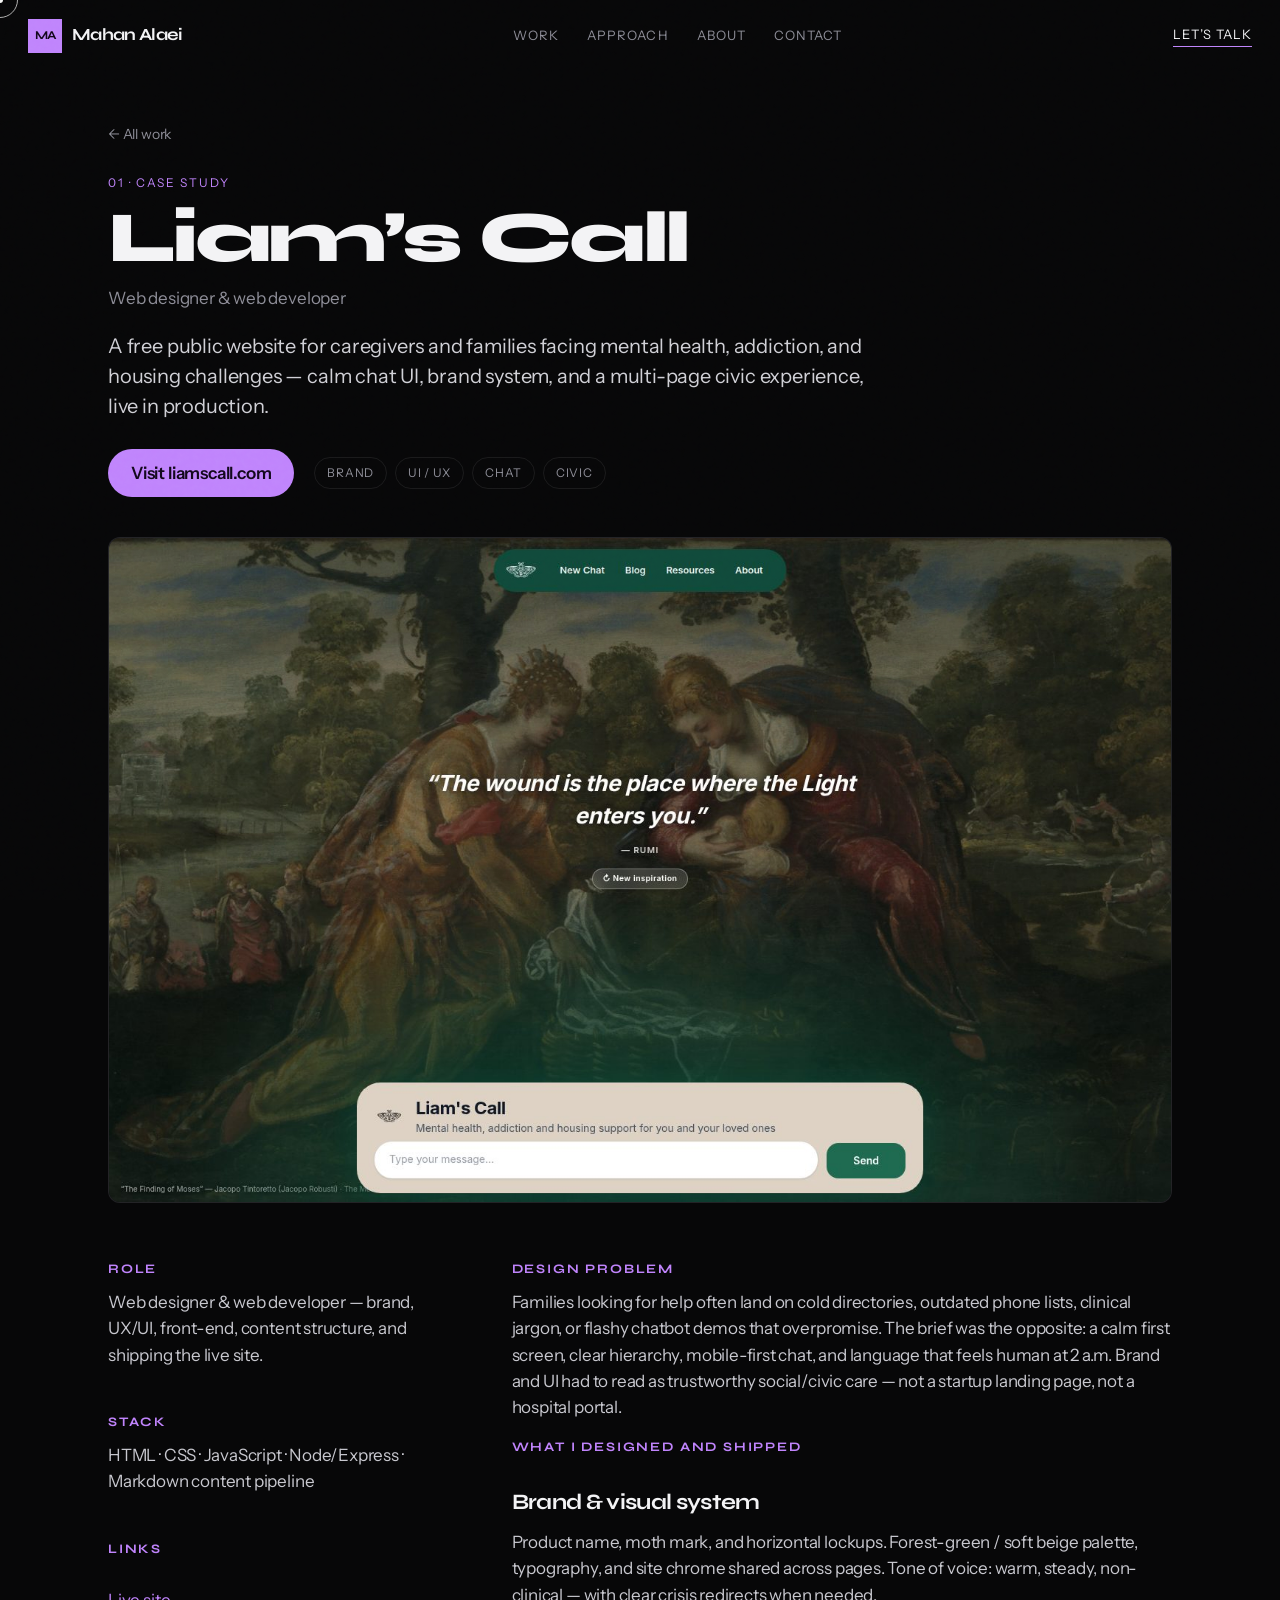
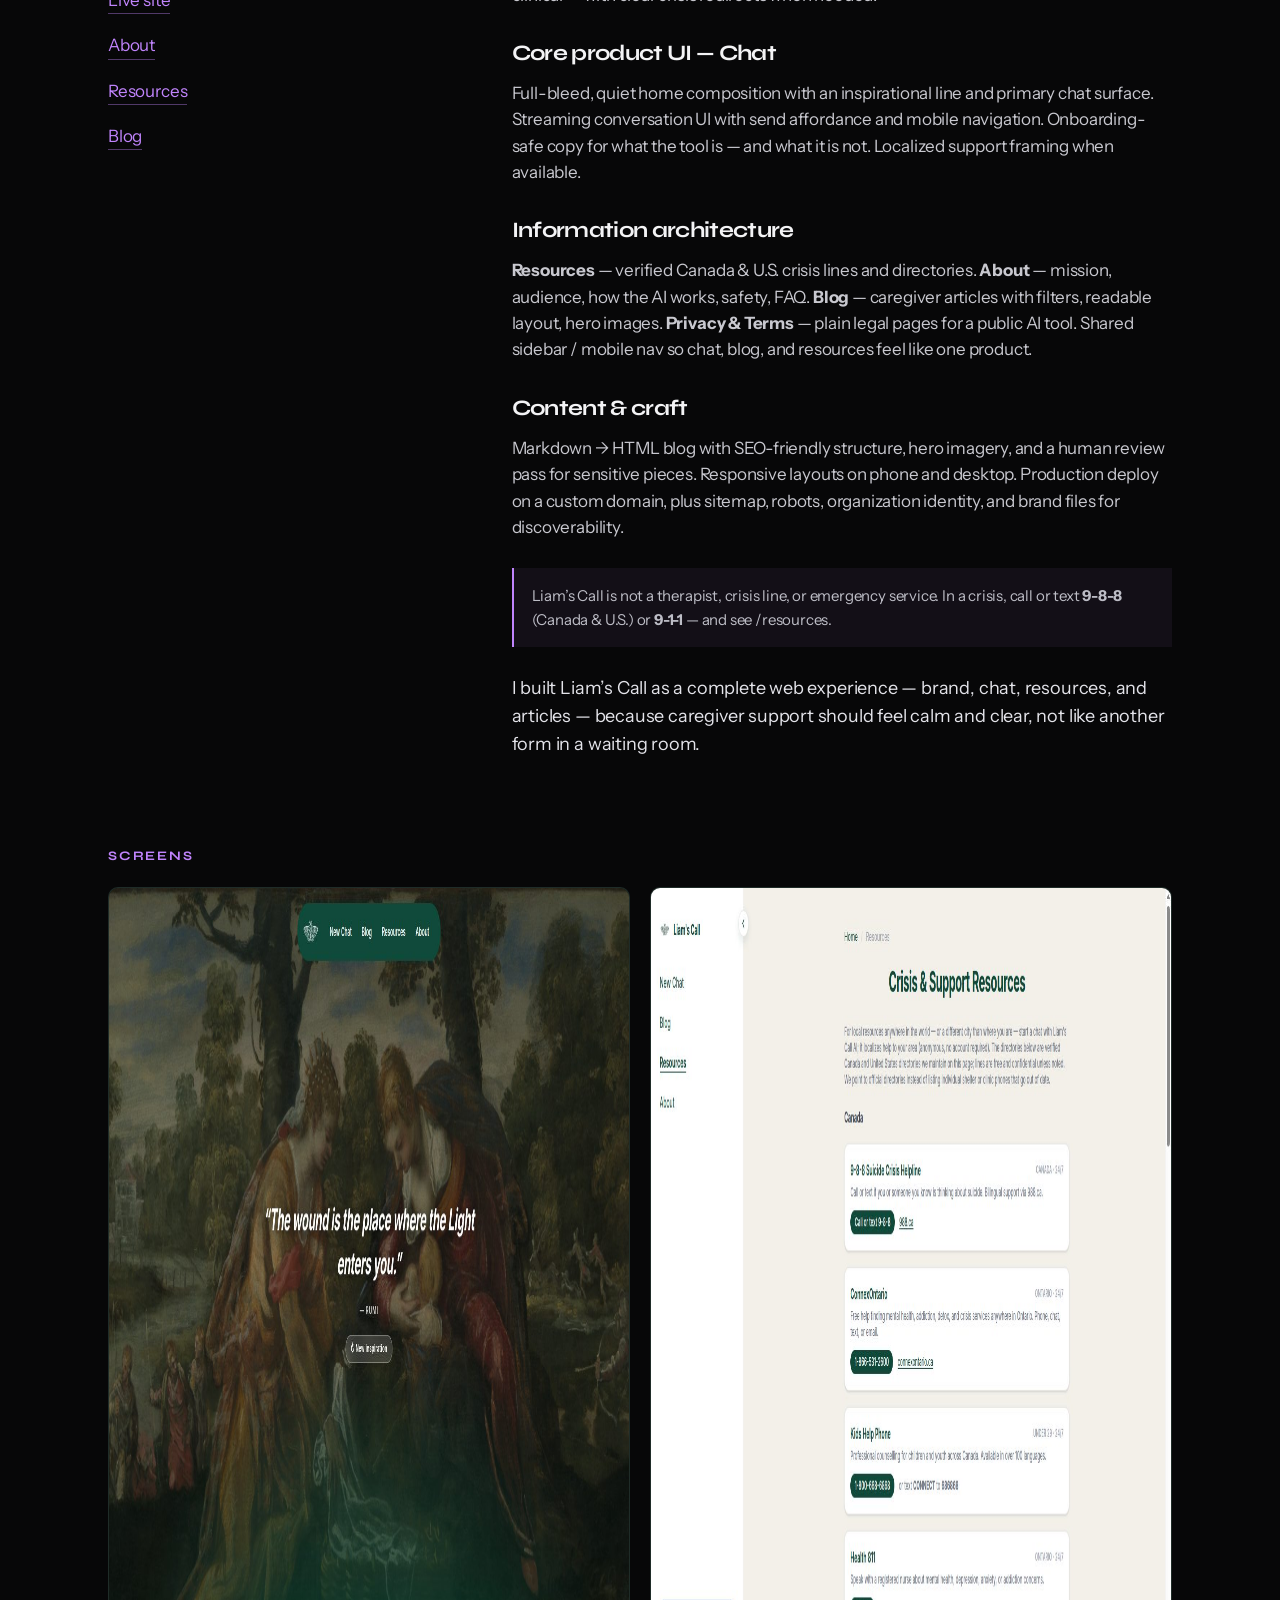
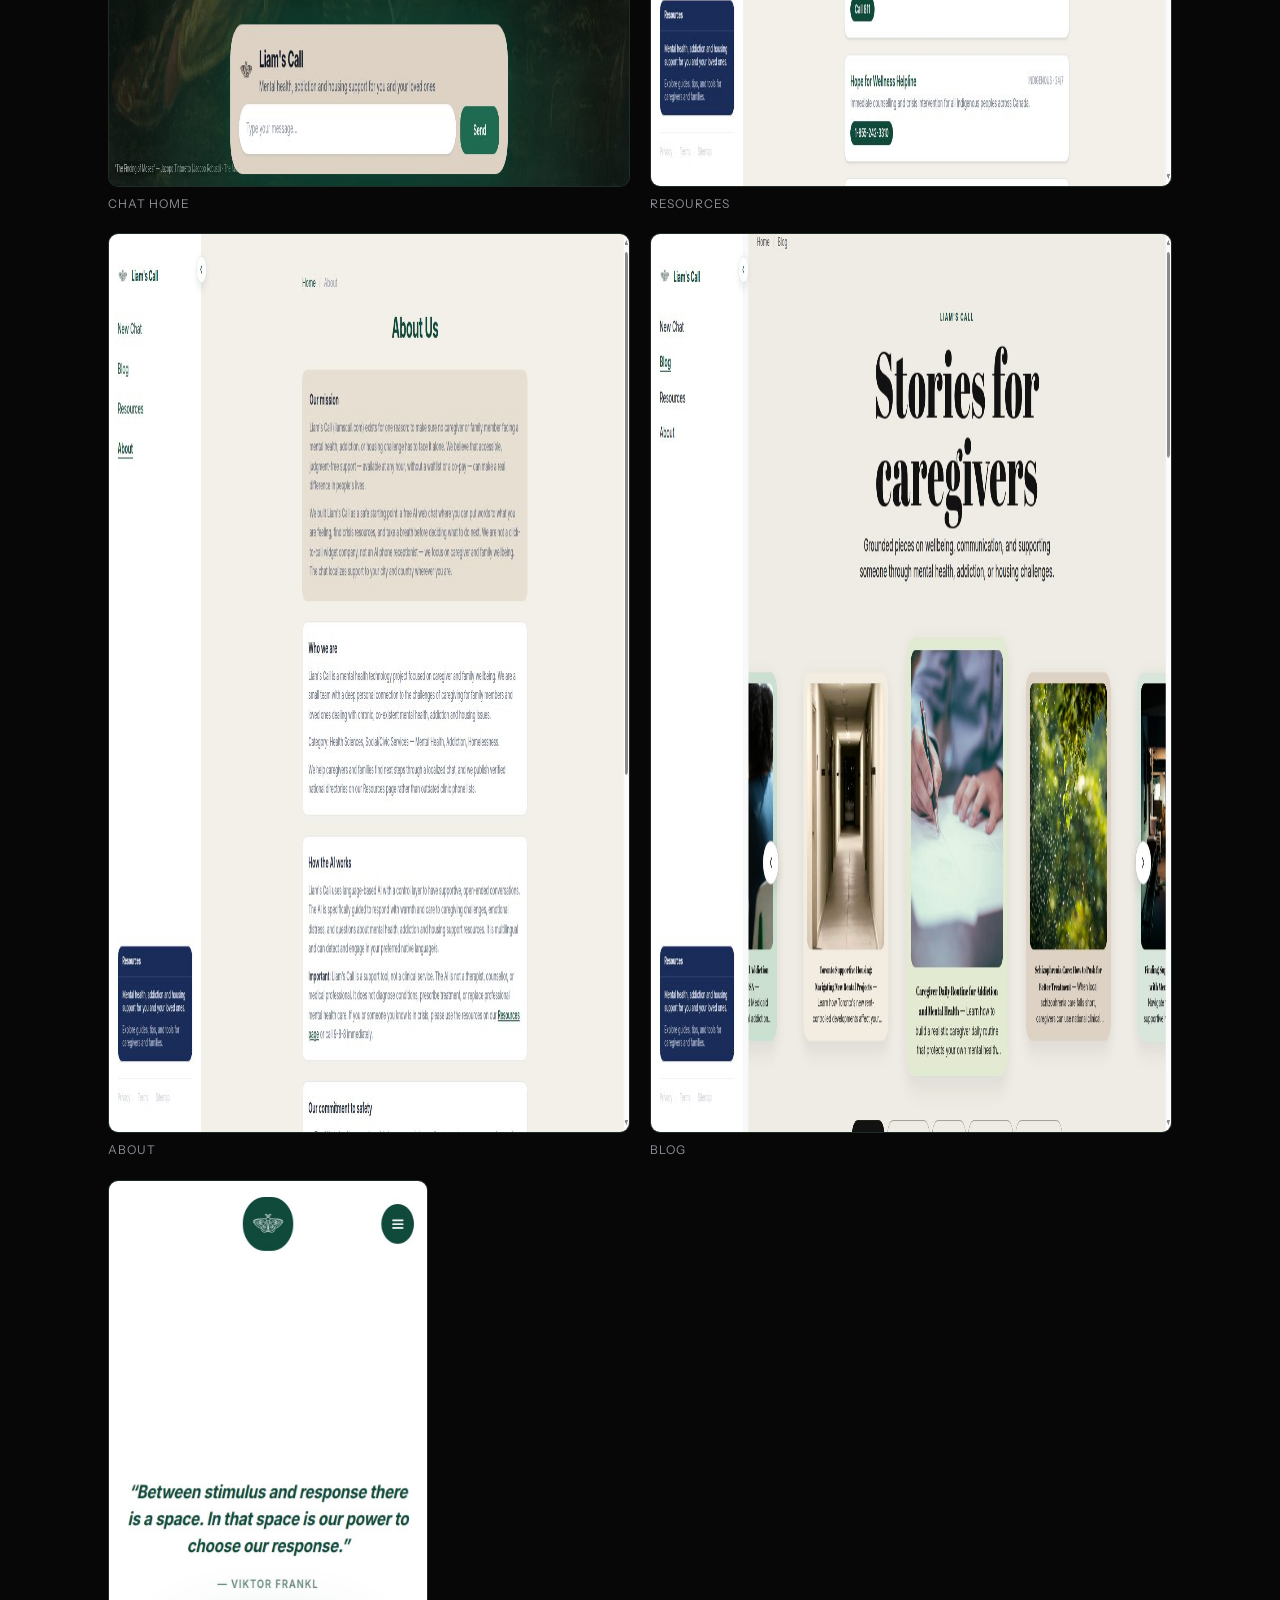
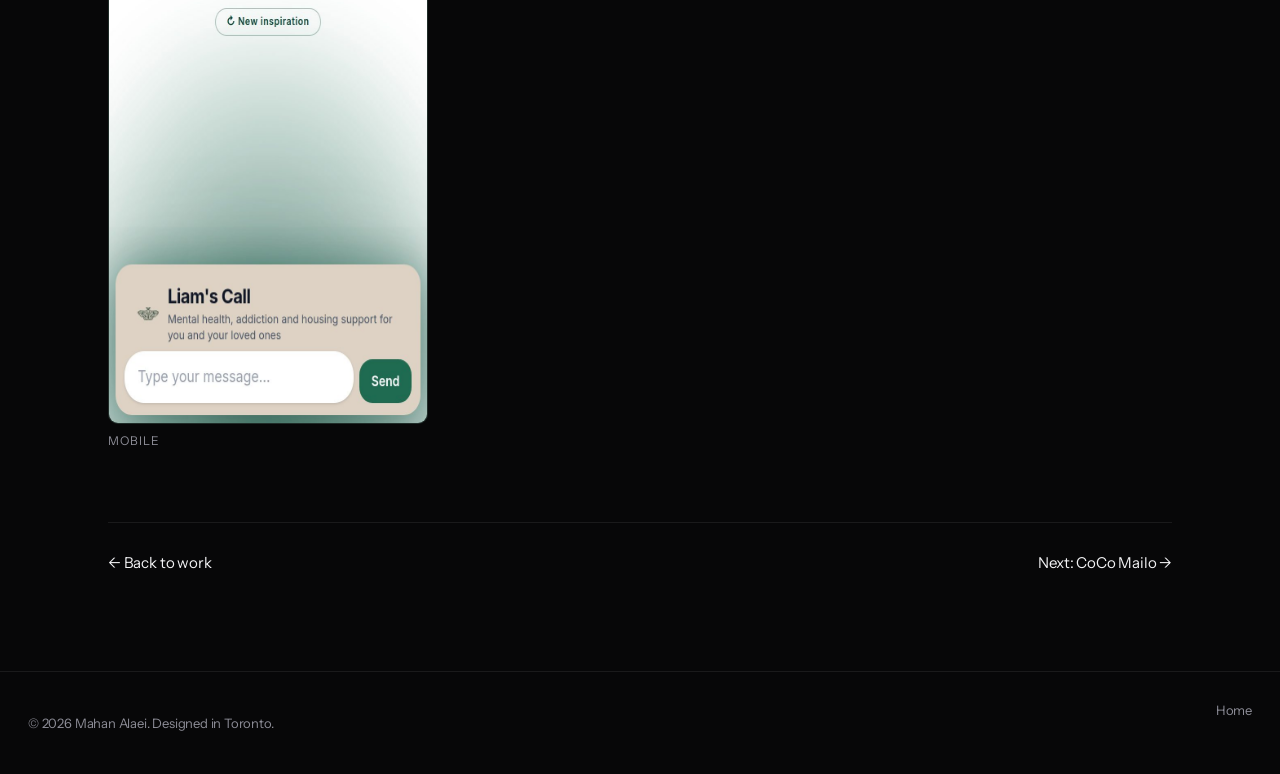
<file: projects/liamscall/index.html>
<!DOCTYPE html>
<html lang="en">
<head>
  <meta charset="UTF-8">
  <meta name="viewport" content="width=device-width, initial-scale=1.0">
  <title>Liam’s Call — Mahan Alaei</title>
  <meta name="description" content="Web design and development case study: Liam’s Call — a free caregiver-support website for mental health, addiction, and housing.">
  <meta name="theme-color" content="#070708">
  <link rel="icon" href="data:image/svg+xml,%3Csvg xmlns='http://www.w3.org/2000/svg' viewBox='0 0 32 32'%3E%3Crect fill='%23070708' width='32' height='32'/%3E%3Ctext x='16' y='22' text-anchor='middle' font-family='Georgia' font-size='14' fill='%23c084fc'%3EMA%3C/text%3E%3C/svg%3E">
  <link rel="preconnect" href="https://fonts.googleapis.com">
  <link rel="preconnect" href="https://fonts.gstatic.com" crossorigin>
  <link href="https://fonts.googleapis.com/css2?family=Instrument+Sans:ital,wght@0,400;0,500;0,600;0,700;1,400&family=Syne:wght@500;600;700;800&display=swap" rel="stylesheet">
  <link rel="stylesheet" href="/css/styles.css">
</head>
<body>
  <div class="cursor" aria-hidden="true"><span class="cursor__dot"></span><span class="cursor__ring"></span></div>
  <div class="noise" aria-hidden="true"></div>

  <a class="skip" href="#case">Skip to project</a>

  <header class="nav" data-nav>
    <a class="nav__logo" href="/">
      <span class="nav__mark">MA</span>
      <span class="nav__name">Mahan Alaei</span>
    </a>
    <nav class="nav__links" aria-label="Primary">
      <a href="/#work">Work</a>
      <a href="/#approach">Approach</a>
      <a href="/#about">About</a>
      <a href="/#contact">Contact</a>
    </nav>
    <a class="nav__cta" href="/#contact">Let’s talk</a>
    <button class="nav__menu" type="button" aria-label="Open menu" aria-expanded="false" data-menu-btn>
      <span></span><span></span>
    </button>
  </header>

  <div class="mobile-nav" data-mobile-nav hidden>
    <a href="/#work">Work</a>
    <a href="/#approach">Approach</a>
    <a href="/#about">About</a>
    <a href="/#contact">Contact</a>
  </div>

  <main class="case" id="case">
    <div class="case__top">
      <a class="case__back" href="/#work">← All work</a>
      <p class="eyebrow">01 · Case study</p>
      <h1 class="case__title">Liam’s Call</h1>
      <p class="case__role">Web designer &amp; web developer</p>
      <p class="case__lede">
        A free public website for caregivers and families facing mental health, addiction, and housing challenges —
        calm chat UI, brand system, and a multi-page civic experience, live in production.
      </p>
      <div class="case__meta">
        <a class="btn btn--primary" href="https://liamscall.com/" target="_blank" rel="noopener">Visit liamscall.com</a>
        <ul class="tags">
          <li>Brand</li><li>UI / UX</li><li>Chat</li><li>Civic</li>
        </ul>
      </div>
    </div>

    <figure class="case__hero">
      <img src="home.jpg" alt="Liam’s Call chat home — full-bleed inspiration and support chat" width="1440" height="900">
    </figure>

    <div class="case__grid">
      <aside class="case__aside">
        <div>
          <h2>Role</h2>
          <p>Web designer &amp; web developer — brand, UX/UI, front-end, content structure, and shipping the live site.</p>
        </div>
        <div>
          <h2>Stack</h2>
          <p>HTML · CSS · JavaScript · Node/Express · Markdown content pipeline</p>
        </div>
        <div>
          <h2>Links</h2>
          <p>
            <a class="text-link" href="https://liamscall.com/" target="_blank" rel="noopener">Live site</a><br>
            <a class="text-link" href="https://liamscall.com/about" target="_blank" rel="noopener">About</a><br>
            <a class="text-link" href="https://liamscall.com/resources" target="_blank" rel="noopener">Resources</a><br>
            <a class="text-link" href="https://liamscall.com/blog" target="_blank" rel="noopener">Blog</a>
          </p>
        </div>
      </aside>

      <div class="case__copy">
        <h2>Design problem</h2>
        <p>
          Families looking for help often land on cold directories, outdated phone lists, clinical jargon,
          or flashy chatbot demos that overpromise. The brief was the opposite: a calm first screen,
          clear hierarchy, mobile-first chat, and language that feels human at 2 a.m. Brand and UI had to
          read as trustworthy social/civic care — not a startup landing page, not a hospital portal.
        </p>

        <h2>What I designed and shipped</h2>

        <h3>Brand &amp; visual system</h3>
        <p>
          Product name, moth mark, and horizontal lockups. Forest-green / soft beige palette, typography,
          and site chrome shared across pages. Tone of voice: warm, steady, non-clinical — with clear
          crisis redirects when needed.
        </p>

        <h3>Core product UI — Chat</h3>
        <p>
          Full-bleed, quiet home composition with an inspirational line and primary chat surface.
          Streaming conversation UI with send affordance and mobile navigation. Onboarding-safe copy
          for what the tool is — and what it is not. Localized support framing when available.
        </p>

        <h3>Information architecture</h3>
        <p>
          <strong>Resources</strong> — verified Canada &amp; U.S. crisis lines and directories.
          <strong>About</strong> — mission, audience, how the AI works, safety, FAQ.
          <strong>Blog</strong> — caregiver articles with filters, readable layout, hero images.
          <strong>Privacy &amp; Terms</strong> — plain legal pages for a public AI tool.
          Shared sidebar / mobile nav so chat, blog, and resources feel like one product.
        </p>

        <h3>Content &amp; craft</h3>
        <p>
          Markdown → HTML blog with SEO-friendly structure, hero imagery, and a human review pass for
          sensitive pieces. Responsive layouts on phone and desktop. Production deploy on a custom domain,
          plus sitemap, robots, organization identity, and brand files for discoverability.
        </p>

        <p class="case__note">
          Liam’s Call is not a therapist, crisis line, or emergency service. In a crisis, call or text
          <strong>9-8-8</strong> (Canada &amp; U.S.) or <strong>9-1-1</strong> — and see
          <a href="https://liamscall.com/resources" target="_blank" rel="noopener">/resources</a>.
        </p>

        <p class="case__close">
          I built Liam’s Call as a complete web experience — brand, chat, resources, and articles —
          because caregiver support should feel calm and clear, not like another form in a waiting room.
        </p>
      </div>
    </div>

    <section class="case__gallery">
      <h2>Screens</h2>
      <div class="case__shots">
        <figure>
          <img src="home.jpg" alt="Chat home" width="1440" height="900" loading="lazy">
          <figcaption>Chat home</figcaption>
        </figure>
        <figure>
          <img src="resources.jpg" alt="Resources page" width="1440" height="900" loading="lazy">
          <figcaption>Resources</figcaption>
        </figure>
        <figure>
          <img src="about.jpg" alt="About page" width="1440" height="900" loading="lazy">
          <figcaption>About</figcaption>
        </figure>
        <figure>
          <img src="blog.jpg" alt="Blog" width="1440" height="900" loading="lazy">
          <figcaption>Blog</figcaption>
        </figure>
        <figure class="case__shots--mobile">
          <img src="home-mobile.jpg" alt="Mobile chat home" width="390" height="844" loading="lazy">
          <figcaption>Mobile</figcaption>
        </figure>
      </div>
    </section>

    <div class="case__next">
      <a href="/#work">← Back to work</a>
      <a href="/projects/coco-mailo/">Next: CoCo Mailo →</a>
    </div>
  </main>

  <footer class="footer">
    <p>© <span data-year></span> Mahan Alaei. Designed in Toronto.</p>
    <a href="/">Home</a>
  </footer>

  <script src="/js/main.js"></script>
</body>
</html>
</file>
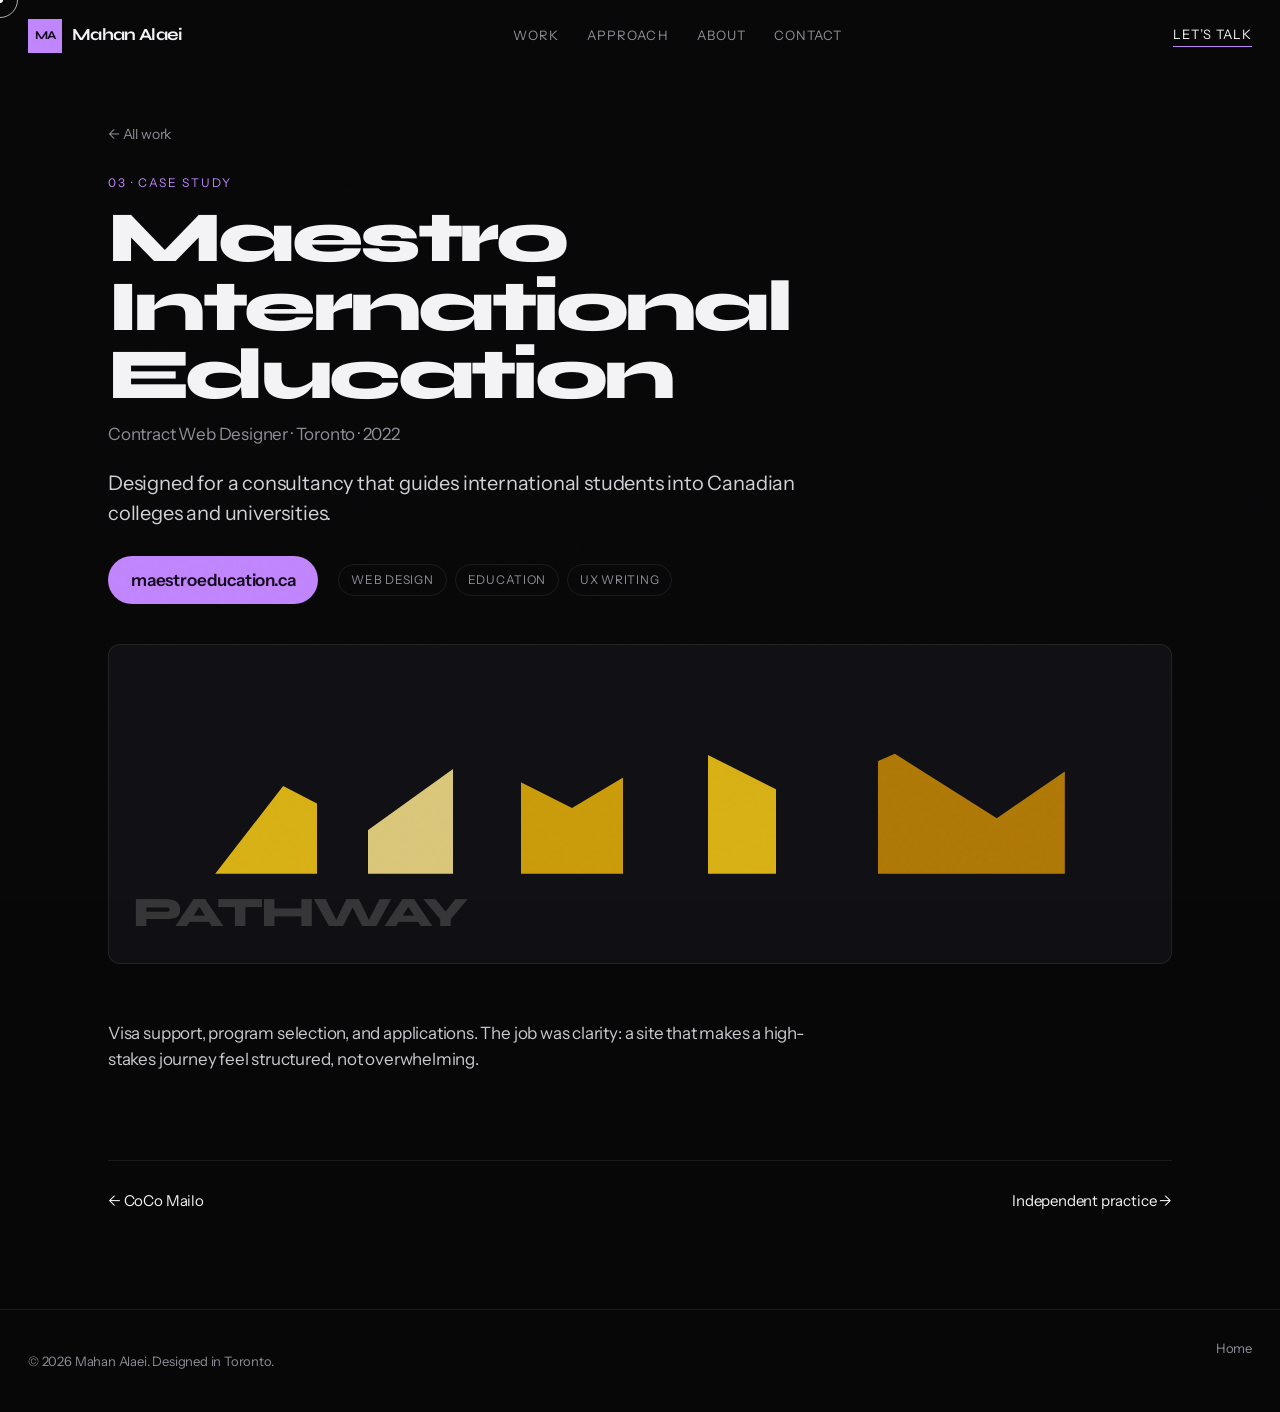
<file: projects/maestro/index.html>
<!DOCTYPE html>
<html lang="en">
<head>
  <meta charset="UTF-8">
  <meta name="viewport" content="width=device-width, initial-scale=1.0">
  <title>Maestro International Education — Mahan Alaei</title>
  <meta name="description" content="Designed for a consultancy that guides international students into Canadian colleges and universities.">
  <meta name="theme-color" content="#070708">
  <link rel="icon" href="data:image/svg+xml,%3Csvg xmlns='http://www.w3.org/2000/svg' viewBox='0 0 32 32'%3E%3Crect fill='%23070708' width='32' height='32'/%3E%3Ctext x='16' y='22' text-anchor='middle' font-family='Georgia' font-size='14' fill='%23c084fc'%3EMA%3C/text%3E%3C/svg%3E">
  <link rel="preconnect" href="https://fonts.googleapis.com">
  <link rel="preconnect" href="https://fonts.gstatic.com" crossorigin>
  <link href="https://fonts.googleapis.com/css2?family=Instrument+Sans:ital,wght@0,400;0,500;0,600;0,700;1,400&family=Syne:wght@500;600;700;800&display=swap" rel="stylesheet">
  <link rel="stylesheet" href="/css/styles.css">
</head>
<body>
  <div class="cursor" aria-hidden="true"><span class="cursor__dot"></span><span class="cursor__ring"></span></div>
  <div class="noise" aria-hidden="true"></div>
  <a class="skip" href="#case">Skip to project</a>
  <header class="nav" data-nav>
    <a class="nav__logo" href="/">
      <span class="nav__mark">MA</span>
      <span class="nav__name">Mahan Alaei</span>
    </a>
    <nav class="nav__links" aria-label="Primary">
      <a href="/#work">Work</a>
      <a href="/#approach">Approach</a>
      <a href="/#about">About</a>
      <a href="/#contact">Contact</a>
    </nav>
    <a class="nav__cta" href="/#contact">Let’s talk</a>
    <button class="nav__menu" type="button" aria-label="Open menu" aria-expanded="false" data-menu-btn>
      <span></span><span></span>
    </button>
  </header>
  <div class="mobile-nav" data-mobile-nav hidden>
    <a href="/#work">Work</a>
    <a href="/#approach">Approach</a>
    <a href="/#about">About</a>
    <a href="/#contact">Contact</a>
  </div>
  <main class="case" id="case">
    <div class="case__top">
      <a class="case__back" href="/#work">← All work</a>
      <p class="eyebrow">03 · Case study</p>
      <h1 class="case__title">Maestro International Education</h1>
      <p class="case__role">Contract Web Designer · Toronto · 2022</p>
      <p class="case__lede">Designed for a consultancy that guides international students into Canadian colleges and universities.</p>
      <div class="case__meta">
        <a class="btn btn--primary" href="https://maestroeducation.ca/" target="_blank" rel="noopener">maestroeducation.ca</a>
        <ul class="tags"><li>Web design</li><li>Education</li><li>UX writing</li></ul>
      </div>
    </div>
    <div class="case__hero cover cover--maestro case__hero--abstract">
      <div class="cover__bars"></div>
      <p class="cover__word">Pathway</p>
    </div>
    <div class="case__grid case__grid--solo">
      <div class="case__copy">
        <p>Visa support, program selection, and applications. The job was clarity: a site that makes a high-stakes journey feel structured, not overwhelming.</p>
      </div>
    </div>
    <div class="case__next">
      <a href="/projects/coco-mailo/">← CoCo Mailo</a>
      <a href="/projects/independent/">Independent practice →</a>
    </div>
  </main>
  <footer class="footer">
    <p>© <span data-year></span> Mahan Alaei. Designed in Toronto.</p>
    <a href="/">Home</a>
  </footer>
  <script src="/js/main.js"></script>
</body>
</html>
</file>
<file: css/styles.css>
:root {
  --bg: #070708;
  --bg-2: #101014;
  --bg-3: #18181d;
  --text: #f3f3f5;
  --muted: #8d8d97;
  --accent: #c084fc;
  --accent-deep: #7c3aed;
  --line: rgba(255, 255, 255, 0.08);
  --font-display: "Syne", system-ui, sans-serif;
  --font-body: "Instrument Sans", system-ui, sans-serif;
  --ease: cubic-bezier(0.16, 1, 0.3, 1);
  --nav-h: 72px;
}

*,
*::before,
*::after {
  box-sizing: border-box;
}

html {
  scroll-behavior: smooth;
}

body {
  margin: 0;
  background: var(--bg);
  color: var(--text);
  font-family: var(--font-body);
  font-size: 17px;
  line-height: 1.55;
  letter-spacing: -0.011em;
  overflow-x: hidden;
}

body.has-cursor {
  cursor: none;
}

::selection {
  background: var(--accent-deep);
  color: #fff;
}

img {
  max-width: 100%;
}

a {
  color: inherit;
  text-decoration: none;
}

button,
input,
textarea {
  font: inherit;
  color: inherit;
}

.skip {
  position: absolute;
  left: -999px;
  top: 8px;
}

.skip:focus {
  left: 8px;
  z-index: 100;
  background: var(--accent);
  color: #111;
  padding: 8px 12px;
}

.noise {
  pointer-events: none;
  position: fixed;
  inset: 0;
  z-index: 80;
  opacity: 0.05;
  mix-blend-mode: overlay;
  background-image: url("data:image/svg+xml,%3Csvg viewBox='0 0 200 200' xmlns='http://www.w3.org/2000/svg'%3E%3Cfilter id='n'%3E%3CfeTurbulence type='fractalNoise' baseFrequency='.85' numOctaves='4' stitchTiles='stitch'/%3E%3C/filter%3E%3Crect width='100%25' height='100%25' filter='url(%23n)'/%3E%3C/svg%3E");
}

.cursor {
  display: none;
}

body.has-cursor .cursor {
  display: block;
  position: fixed;
  top: 0;
  left: 0;
  z-index: 90;
  pointer-events: none;
  mix-blend-mode: difference;
}

.cursor__dot,
.cursor__ring {
  position: absolute;
  border-radius: 50%;
  transform: translate(-50%, -50%);
}

.cursor__dot {
  width: 6px;
  height: 6px;
  background: #fff;
}

.cursor__ring {
  width: 36px;
  height: 36px;
  border: 1px solid rgba(255, 255, 255, 0.7);
  transition: width 0.25s var(--ease), height 0.25s var(--ease);
}

body.is-hovering .cursor__ring {
  width: 64px;
  height: 64px;
}

.nav {
  position: fixed;
  top: 0;
  left: 0;
  right: 0;
  z-index: 50;
  height: var(--nav-h);
  display: flex;
  align-items: center;
  justify-content: space-between;
  padding: 0 28px;
  transition: background 0.4s var(--ease), border-color 0.4s;
  border-bottom: 1px solid transparent;
}

.nav.is-scrolled {
  background: rgba(7, 7, 8, 0.82);
  backdrop-filter: blur(16px);
  border-bottom-color: var(--line);
}

.nav__logo {
  display: flex;
  align-items: center;
  gap: 10px;
  font-family: var(--font-display);
  font-weight: 700;
  letter-spacing: -0.04em;
}

.nav__mark {
  width: 34px;
  height: 34px;
  display: grid;
  place-items: center;
  background: var(--accent);
  color: #12081c;
  font-size: 12px;
}

.nav__links {
  display: flex;
  gap: 28px;
  font-size: 13px;
  letter-spacing: 0.08em;
  text-transform: uppercase;
}

.nav__links a {
  color: var(--muted);
  transition: color 0.2s;
}

.nav__links a:hover,
.nav__cta:hover {
  color: var(--text);
}

.nav__cta {
  font-size: 13px;
  letter-spacing: 0.08em;
  text-transform: uppercase;
  border-bottom: 1px solid var(--accent);
  padding-bottom: 2px;
}

.nav__menu {
  display: none;
  width: 40px;
  height: 40px;
  background: none;
  border: 0;
  padding: 0;
}

.nav__menu span {
  display: block;
  height: 1px;
  background: #fff;
  margin: 7px 0;
  transition: transform 0.3s var(--ease);
}

.nav__menu.is-open span:first-child {
  transform: translateY(4px) rotate(45deg);
}

.nav__menu.is-open span:last-child {
  transform: translateY(-4px) rotate(-45deg);
}

.mobile-nav {
  display: none;
  position: fixed;
  inset: var(--nav-h) 0 0;
  z-index: 49;
  background: var(--bg);
  flex-direction: column;
  padding: 32px 28px;
  gap: 22px;
  font-family: var(--font-display);
  font-size: 36px;
  font-weight: 700;
}

.hero {
  min-height: 100vh;
  padding: calc(var(--nav-h) + 48px) 28px 0;
  display: flex;
  flex-direction: column;
}

.hero__meta {
  display: flex;
  justify-content: space-between;
  gap: 16px;
  flex-wrap: wrap;
  font-size: 13px;
  letter-spacing: 0.08em;
  text-transform: uppercase;
  color: var(--muted);
}

.hero__avail {
  display: flex;
  align-items: center;
  gap: 8px;
}

.hero__avail i {
  width: 8px;
  height: 8px;
  border-radius: 50%;
  background: #4ade80;
  box-shadow: 0 0 10px #4ade80;
}

.eyebrow {
  margin: 0 0 12px;
  font-size: 12px;
  letter-spacing: 0.16em;
  text-transform: uppercase;
  color: var(--accent);
}

.hero__title {
  margin: 8vh 0 0;
  font-family: var(--font-display);
  font-weight: 800;
  font-size: clamp(64px, 16vw, 220px);
  line-height: 0.82;
  letter-spacing: -0.07em;
  text-transform: uppercase;
}

.hero__line {
  display: block;
}

.hero__bottom {
  margin-top: auto;
  display: grid;
  grid-template-columns: 1.2fr 0.8fr;
  gap: 40px;
  align-items: end;
  padding: 48px 0 32px;
}

.hero__lede {
  margin: 0;
  max-width: 34em;
  font-size: clamp(18px, 2vw, 24px);
  line-height: 1.45;
  color: #d4d4da;
}

.hero__lede em {
  font-style: italic;
  color: var(--accent);
}

.hero__actions {
  display: flex;
  gap: 12px;
  flex-wrap: wrap;
  justify-content: flex-end;
}

.btn {
  display: inline-flex;
  align-items: center;
  justify-content: center;
  min-height: 48px;
  padding: 0 22px;
  border-radius: 999px;
  border: 1px solid transparent;
  transition: transform 0.3s var(--ease), background 0.3s, color 0.3s;
}

.btn:hover {
  transform: translateY(-1px);
}

.btn--primary {
  background: var(--accent);
  color: #12081c;
  font-weight: 600;
}

.btn--primary:hover {
  background: #d8b4fe;
}

.btn--ghost {
  border-color: var(--line);
  color: var(--text);
}

.btn--ghost:hover {
  border-color: #fff;
}

.hero__stats {
  display: grid;
  grid-template-columns: repeat(4, 1fr);
  margin: 0 -28px;
  padding: 28px;
  border-top: 1px solid var(--line);
}

.hero__stats dt {
  font-size: 11px;
  letter-spacing: 0.14em;
  text-transform: uppercase;
  color: var(--muted);
}

.hero__stats dd {
  margin: 6px 0 0;
  font-family: var(--font-display);
  font-size: clamp(22px, 3vw, 32px);
  font-weight: 700;
  letter-spacing: -0.04em;
}

.marquee {
  border-top: 1px solid var(--line);
  border-bottom: 1px solid var(--line);
  overflow: hidden;
  padding: 18px 0;
}

.marquee__track {
  display: flex;
  width: max-content;
  gap: 48px;
  animation: ticker 32s linear infinite;
  font-family: var(--font-display);
  font-size: 14px;
  letter-spacing: 0.12em;
  text-transform: uppercase;
  color: var(--muted);
}

.marquee__track span::after {
  content: "·";
  margin-left: 48px;
  color: var(--accent);
}

@keyframes ticker {
  from { transform: translateX(0); }
  to { transform: translateX(-50%); }
}

.section {
  padding: 120px 28px;
}

.section__head {
  max-width: 720px;
  margin-bottom: 72px;
}

.display {
  margin: 0 0 20px;
  font-family: var(--font-display);
  font-weight: 800;
  font-size: clamp(48px, 8vw, 112px);
  line-height: 0.88;
  letter-spacing: -0.06em;
  text-transform: uppercase;
  color: #6c6c74;
}

.section__intro {
  margin: 0;
  font-size: 20px;
  color: #d0d0d6;
}

.project {
  display: grid;
  grid-template-columns: 1.15fr 0.85fr;
  gap: 40px;
  align-items: stretch;
  padding: 48px 0;
  border-top: 1px solid var(--line);
}

.project--flip .project__visual {
  order: 2;
}

.project__body {
  display: flex;
  gap: 24px;
  padding-top: 8px;
}

.project__index {
  font-family: var(--font-display);
  color: var(--accent);
  font-size: 14px;
  letter-spacing: 0.12em;
}

.project h3 {
  margin: 0 0 8px;
  font-family: var(--font-display);
  font-size: clamp(28px, 3vw, 40px);
  letter-spacing: -0.04em;
}

.project__role {
  margin: 0 0 16px;
  color: var(--muted);
  font-size: 14px;
}

.project p {
  color: #c8c8cf;
}

.tags {
  display: flex;
  flex-wrap: wrap;
  gap: 8px;
  padding: 0;
  margin: 20px 0 0;
  list-style: none;
}

.tags li {
  border: 1px solid var(--line);
  border-radius: 999px;
  padding: 6px 12px;
  font-size: 12px;
  letter-spacing: 0.06em;
  text-transform: uppercase;
  color: var(--muted);
}

.text-link {
  display: inline-block;
  margin-top: 18px;
  color: var(--accent);
  border-bottom: 1px solid rgba(192, 132, 252, 0.4);
}

.cover {
  position: relative;
  min-height: 380px;
  border-radius: 12px;
  overflow: hidden;
  border: 1px solid var(--line);
  background: var(--bg-2);
}

.cover__word {
  position: absolute;
  left: 24px;
  bottom: 18px;
  margin: 0;
  font-family: var(--font-display);
  font-size: 42px;
  font-weight: 800;
  letter-spacing: -0.05em;
  text-transform: uppercase;
  color: rgba(255, 255, 255, 0.16);
}

.cover--shot {
  display: block;
  padding: 0;
  background: #0c1a16;
}

.cover--shot img {
  position: absolute;
  inset: 0;
  width: 100%;
  height: 100%;
  object-fit: cover;
  object-position: top center;
  transition: transform 0.7s var(--ease);
}

.cover--shot:hover img {
  transform: scale(1.03);
}

@media (prefers-reduced-motion: reduce) {
  .cover--shot:hover img {
    transform: none;
  }
}

.project h3 a {
  color: inherit;
  text-decoration: none;
}

.project h3 a:hover {
  color: var(--accent);
}

a.cover {
  color: inherit;
  text-decoration: none;
}

.cover--coco {
  background:
    radial-gradient(circle at 70% 20%, rgba(192, 132, 252, 0.35), transparent 40%),
    linear-gradient(160deg, #16121f, #070708);
}

.cover__grid {
  position: absolute;
  inset: 24px;
  background-image:
    linear-gradient(rgba(255, 255, 255, 0.06) 1px, transparent 1px),
    linear-gradient(90deg, rgba(255, 255, 255, 0.06) 1px, transparent 1px);
  background-size: 40px 40px;
}

.cover__nodes span {
  position: absolute;
  width: 14px;
  height: 14px;
  border-radius: 50%;
  background: var(--accent);
  box-shadow: 0 0 18px var(--accent);
}

.cover__nodes span:nth-child(1) { top: 28%; left: 22%; }
.cover__nodes span:nth-child(2) { top: 42%; left: 58%; }
.cover__nodes span:nth-child(3) { top: 62%; left: 36%; }
.cover__nodes span:nth-child(4) { top: 22%; left: 72%; }
.cover__nodes span:nth-child(5) { top: 70%; left: 70%; }

.cover--maestro {
  background:
    linear-gradient(135deg, #1c2740 0%, #0b0d14 60%),
    repeating-linear-gradient(-18deg, transparent, transparent 28px, rgba(250, 204, 21, 0.08) 28px, rgba(250, 204, 21, 0.08) 29px);
}

.cover__bars {
  position: absolute;
  inset: auto 10% 28% 10%;
  height: 46%;
  background: linear-gradient(90deg, #facc15 0 12%, transparent 12% 18%, #fde68a 18% 28%, transparent 28% 36%, #eab308 36% 48%, transparent 48% 58%, #facc15 58% 66%, transparent 66% 78%, #ca8a04 78% 100%);
  opacity: 0.85;
  clip-path: polygon(0 100%, 8% 40%, 18% 70%, 30% 20%, 42% 55%, 55% 10%, 68% 48%, 80% 18%, 92% 62%, 100% 30%, 100% 100%);
}

.cover--indie {
  background: #0e0e12;
  display: grid;
  place-items: center;
}

.cover__type {
  margin: 0;
  font-family: var(--font-display);
  font-size: 180px;
  font-weight: 800;
  line-height: 0.8;
  background: linear-gradient(180deg, #fff 20%, #7c3aed);
  -webkit-background-clip: text;
  background-clip: text;
  color: transparent;
}

.cover--exir {
  background: radial-gradient(circle at 30% 80%, #7f1d1d, #111 55%);
}

.cover__stripe {
  position: absolute;
  inset: 18% -10%;
  height: 42%;
  background: linear-gradient(90deg, transparent, #f59e0b 20%, #fff 50%, #b45309 80%, transparent);
  transform: rotate(-12deg);
  opacity: 0.7;
}

.steps {
  list-style: none;
  margin: 0;
  padding: 0;
  display: grid;
  grid-template-columns: repeat(4, 1fr);
  gap: 24px;
}

.steps li {
  padding: 28px 24px;
  background: var(--bg-2);
  border: 1px solid var(--line);
  border-radius: 12px;
  min-height: 240px;
}

.steps span {
  color: var(--accent);
  font-family: var(--font-display);
  font-size: 13px;
  letter-spacing: 0.12em;
}

.steps h3 {
  margin: 28px 0 12px;
  font-family: var(--font-display);
  font-size: 24px;
  letter-spacing: -0.03em;
}

.steps p {
  margin: 0;
  color: var(--muted);
}

.cards {
  display: grid;
  grid-template-columns: repeat(2, 1fr);
  gap: 16px;
}

.card {
  position: relative;
  padding: 36px;
  background: var(--bg-2);
  border: 1px solid var(--line);
  border-radius: 12px;
  overflow: hidden;
  min-height: 220px;
  transition: transform 0.5s var(--ease);
}

.card::before {
  content: "";
  position: absolute;
  inset: 0;
  background: #fff;
  transform: translateY(101%);
  transition: transform 0.7s var(--ease);
}

.card:hover {
  transform: translateY(-4px);
}

.card:hover::before {
  transform: translateY(0);
}

.card h3,
.card p {
  position: relative;
  z-index: 1;
  transition: color 0.4s;
}

.card h3 {
  margin: 0 0 12px;
  font-family: var(--font-display);
  font-size: 28px;
  letter-spacing: -0.03em;
}

.card p {
  margin: 0;
  color: var(--muted);
  max-width: 36em;
}

.card:hover h3,
.card:hover p {
  color: #111;
}

.about {
  background: var(--bg-2);
}

.about__grid {
  display: grid;
  grid-template-columns: 1fr 1fr;
  gap: 48px;
}

.about__copy p {
  font-size: 20px;
  color: #d4d4da;
}

.about__facts {
  display: grid;
  grid-template-columns: 1fr 1fr;
  gap: 24px;
  margin-top: 40px;
}

.about__facts dt {
  font-size: 11px;
  letter-spacing: 0.14em;
  text-transform: uppercase;
  color: var(--accent);
  margin-bottom: 8px;
}

.about__facts dd {
  margin: 0 0 6px;
  color: var(--muted);
}

.contact {
  padding-bottom: 80px;
}

.contact__mega {
  display: block;
  font-family: var(--font-display);
  font-weight: 800;
  font-size: clamp(72px, 18vw, 220px);
  line-height: 0.8;
  letter-spacing: -0.07em;
  text-transform: uppercase;
  color: #575b5f;
  margin: 12px 0 48px;
  transition: color 0.4s var(--ease);
}

.contact__mega:hover {
  color: #fff;
}

.contact__row {
  display: grid;
  grid-template-columns: 1fr 1fr;
  gap: 64px;
  align-items: start;
}

.contact__city {
  color: var(--muted);
  margin-top: 24px;
}

.form {
  display: grid;
  gap: 16px;
}

.form label span {
  display: block;
  margin-bottom: 8px;
  font-size: 12px;
  letter-spacing: 0.1em;
  text-transform: uppercase;
  color: var(--muted);
}

.form input,
.form textarea {
  width: 100%;
  background: transparent;
  border: 0;
  border-bottom: 1px solid var(--line);
  padding: 10px 0 12px;
  outline: none;
  resize: vertical;
}

.form input:focus,
.form textarea:focus {
  border-bottom-color: var(--accent);
}

.form .btn {
  justify-self: start;
  margin-top: 8px;
}

.form__status {
  color: var(--accent);
}

.footer {
  display: flex;
  justify-content: space-between;
  gap: 16px;
  padding: 28px;
  border-top: 1px solid var(--line);
  font-size: 13px;
  color: var(--muted);
}

.reveal {
  opacity: 0;
  transform: translateY(24px);
  animation: rise 0.9s var(--ease) forwards;
}

.reveal[data-delay="1"] { animation-delay: 0.08s; }
.reveal[data-delay="2"] { animation-delay: 0.16s; }
.reveal[data-delay="3"] { animation-delay: 0.24s; }
.reveal[data-delay="4"] { animation-delay: 0.32s; }

@keyframes rise {
  to {
    opacity: 1;
    transform: none;
  }
}

.section .reveal,
.hero__stats .reveal {
  animation: none;
  opacity: 0;
  transform: translateY(28px);
  transition: opacity 0.8s var(--ease), transform 0.8s var(--ease);
}

.section .reveal.is-in,
.hero__stats .reveal.is-in {
  opacity: 1;
  transform: none;
}

/* —— Project case studies —— */
.case {
  padding: calc(var(--nav-h) + 48px) 28px 96px;
  max-width: 1120px;
  margin: 0 auto;
}

.case__top {
  max-width: 760px;
  margin-bottom: 40px;
}

.case__back {
  display: inline-block;
  margin-bottom: 28px;
  color: var(--muted);
  font-size: 14px;
}

.case__back:hover {
  color: var(--accent);
}

.case__title {
  margin: 0 0 12px;
  font-family: var(--font-display);
  font-size: clamp(40px, 7vw, 72px);
  font-weight: 800;
  letter-spacing: -0.05em;
  line-height: 0.95;
}

.case__role {
  margin: 0 0 20px;
  color: var(--muted);
}

.case__lede {
  margin: 0 0 28px;
  font-size: 20px;
  color: #d0d0d6;
  line-height: 1.5;
}

.case__meta {
  display: flex;
  flex-wrap: wrap;
  align-items: center;
  gap: 20px;
}

.case__meta .tags {
  margin: 0;
}

.case__hero {
  margin: 0 0 56px;
  border-radius: 12px;
  overflow: hidden;
  border: 1px solid var(--line);
  background: var(--bg-2);
}

.case__hero img {
  display: block;
  width: 100%;
  height: auto;
  vertical-align: middle;
}

.case__hero--abstract {
  position: relative;
  min-height: 320px;
  margin-bottom: 56px;
}

.case__grid {
  display: grid;
  grid-template-columns: 0.35fr 0.65fr;
  gap: 48px;
  align-items: start;
  margin-bottom: 72px;
}

.case__grid--solo {
  grid-template-columns: 1fr;
  max-width: 720px;
}

.case__aside {
  display: grid;
  gap: 28px;
  position: sticky;
  top: calc(var(--nav-h) + 24px);
}

.case__aside h2,
.case__copy h2,
.case__gallery h2 {
  margin: 0 0 10px;
  font-family: var(--font-display);
  font-size: 13px;
  letter-spacing: 0.14em;
  text-transform: uppercase;
  color: var(--accent);
}

.case__aside p,
.case__copy p {
  margin: 0 0 16px;
  color: #c8c8cf;
}

.case__copy h3 {
  margin: 28px 0 10px;
  font-family: var(--font-display);
  font-size: 22px;
  letter-spacing: -0.03em;
}

.case__copy .text-link {
  margin-top: 8px;
}

.case__note {
  margin-top: 28px !important;
  padding: 16px 18px;
  border-left: 2px solid var(--accent);
  background: rgba(192, 132, 252, 0.06);
  color: #bdbdc6 !important;
  font-size: 15px;
}

.case__close {
  margin-top: 28px !important;
  font-size: 18px;
  color: #e4e4ea !important;
}

.case__gallery {
  margin-bottom: 72px;
}

.case__shots {
  display: grid;
  grid-template-columns: 1fr 1fr;
  gap: 20px;
  margin-top: 20px;
}

.case__shots figure {
  margin: 0;
}

.case__shots img {
  width: 100%;
  border-radius: 10px;
  border: 1px solid var(--line);
  display: block;
  background: #0c1a16;
}

.case__shots--mobile {
  grid-column: 1 / -1;
  max-width: 320px;
}

.case__shots figcaption {
  margin-top: 8px;
  font-size: 12px;
  letter-spacing: 0.08em;
  text-transform: uppercase;
  color: var(--muted);
}

.case__next {
  display: flex;
  justify-content: space-between;
  gap: 16px;
  padding-top: 28px;
  border-top: 1px solid var(--line);
  font-size: 15px;
}

.case__next a:hover {
  color: var(--accent);
}

@media (max-width: 900px) {
  .case {
    padding: calc(var(--nav-h) + 32px) 20px 72px;
  }

  .case__grid,
  .case__shots {
    grid-template-columns: 1fr;
  }

  .case__aside {
    position: static;
  }
}

@media (max-width: 900px) {
  .nav__links,
  .nav__cta {
    display: none;
  }

  .nav__menu {
    display: block;
  }

  .mobile-nav:not([hidden]) {
    display: flex;
  }

  .hero__title {
    font-size: clamp(56px, 22vw, 120px);
  }

  .hero__bottom,
  .hero__stats,
  .project,
  .project--flip .project__visual,
  .steps,
  .cards,
  .about__grid,
  .contact__row,
  .about__facts {
    grid-template-columns: 1fr;
  }

  .project--flip .project__visual {
    order: 0;
  }

  .hero__actions {
    justify-content: flex-start;
  }

  .hero__stats {
    gap: 24px;
  }

  .section {
    padding: 88px 20px;
  }

  .nav,
  .hero,
  .footer {
    padding-left: 20px;
    padding-right: 20px;
  }

  .hero__stats {
    margin-left: -20px;
    margin-right: -20px;
    padding-left: 20px;
    padding-right: 20px;
  }
}

@media (hover: none) {
  body.has-cursor {
    cursor: auto;
  }

  body.has-cursor .cursor {
    display: none;
  }
}

@media (prefers-reduced-motion: reduce) {
  html {
    scroll-behavior: auto;
  }

  .marquee__track,
  .reveal,
  .section .reveal,
  .hero__stats .reveal,
  .card::before {
    animation: none !important;
    transition: none !important;
    opacity: 1 !important;
    transform: none !important;
  }
}
</file>
